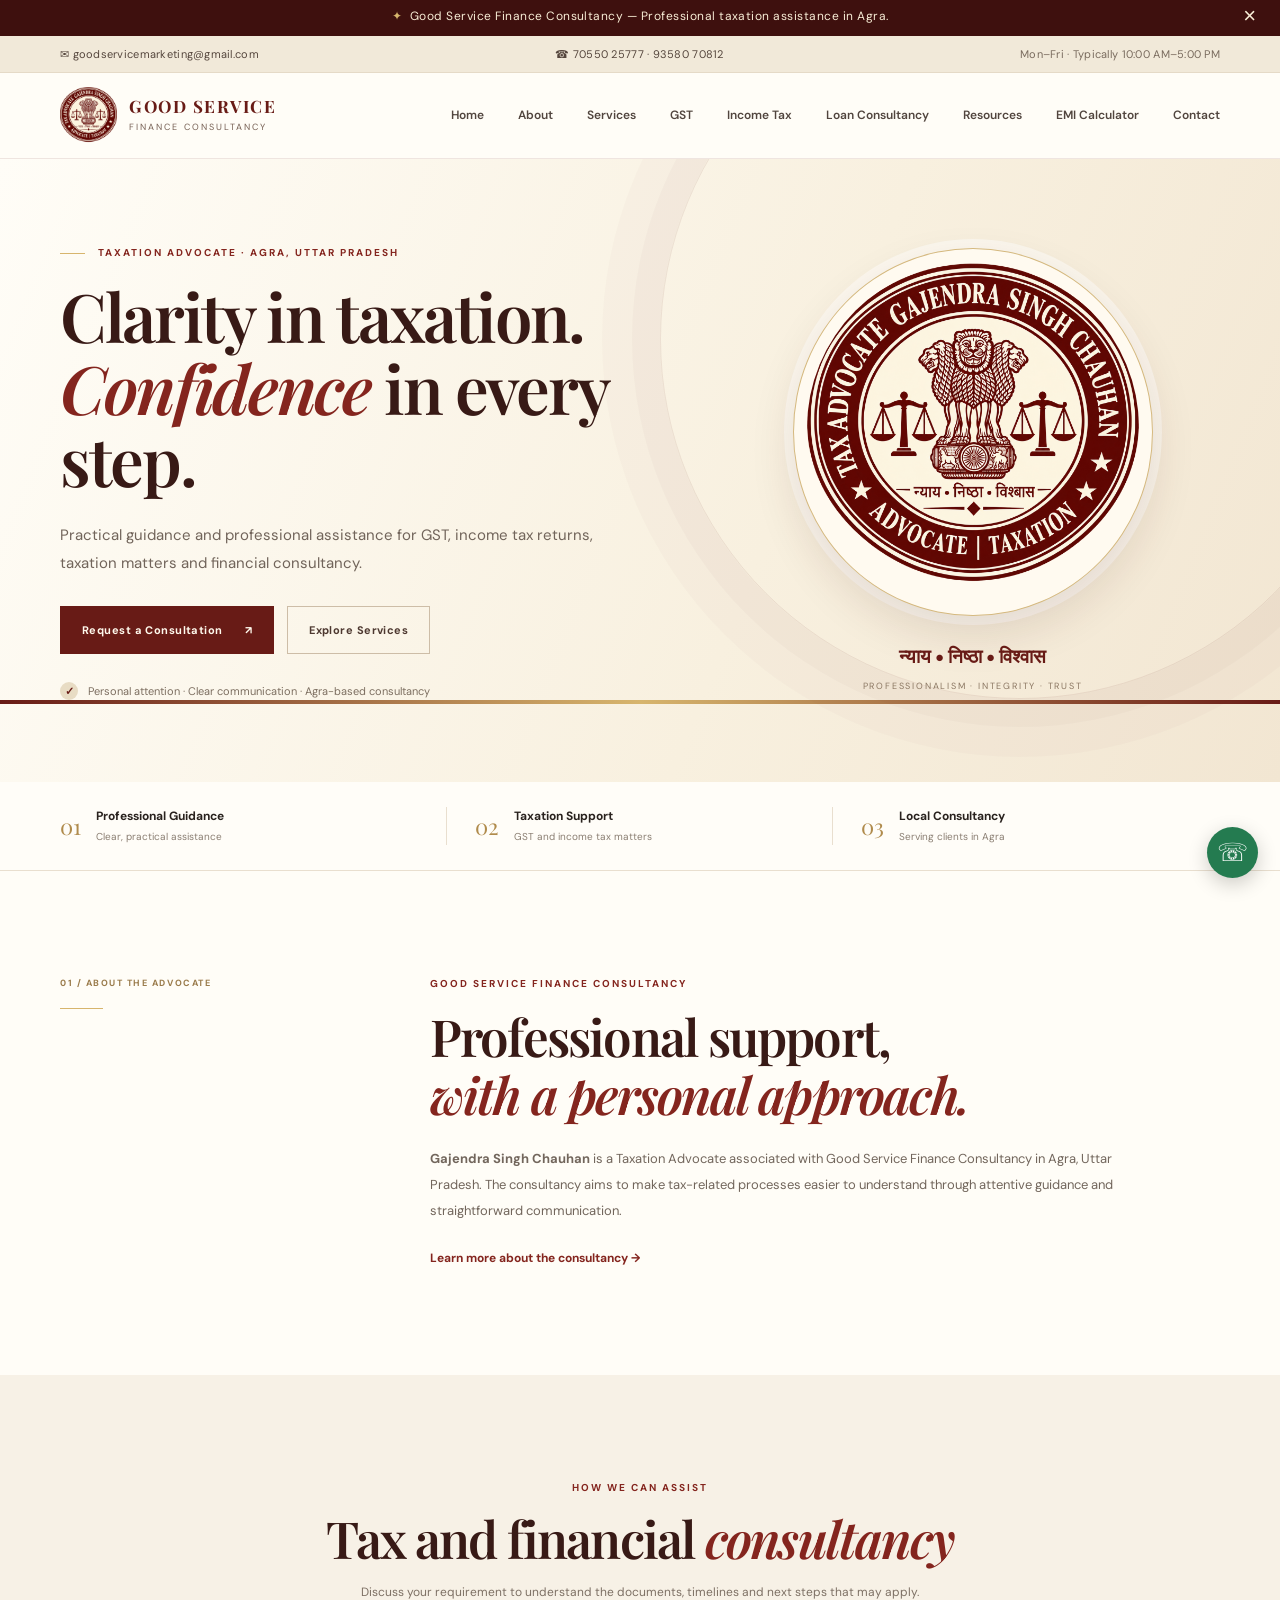
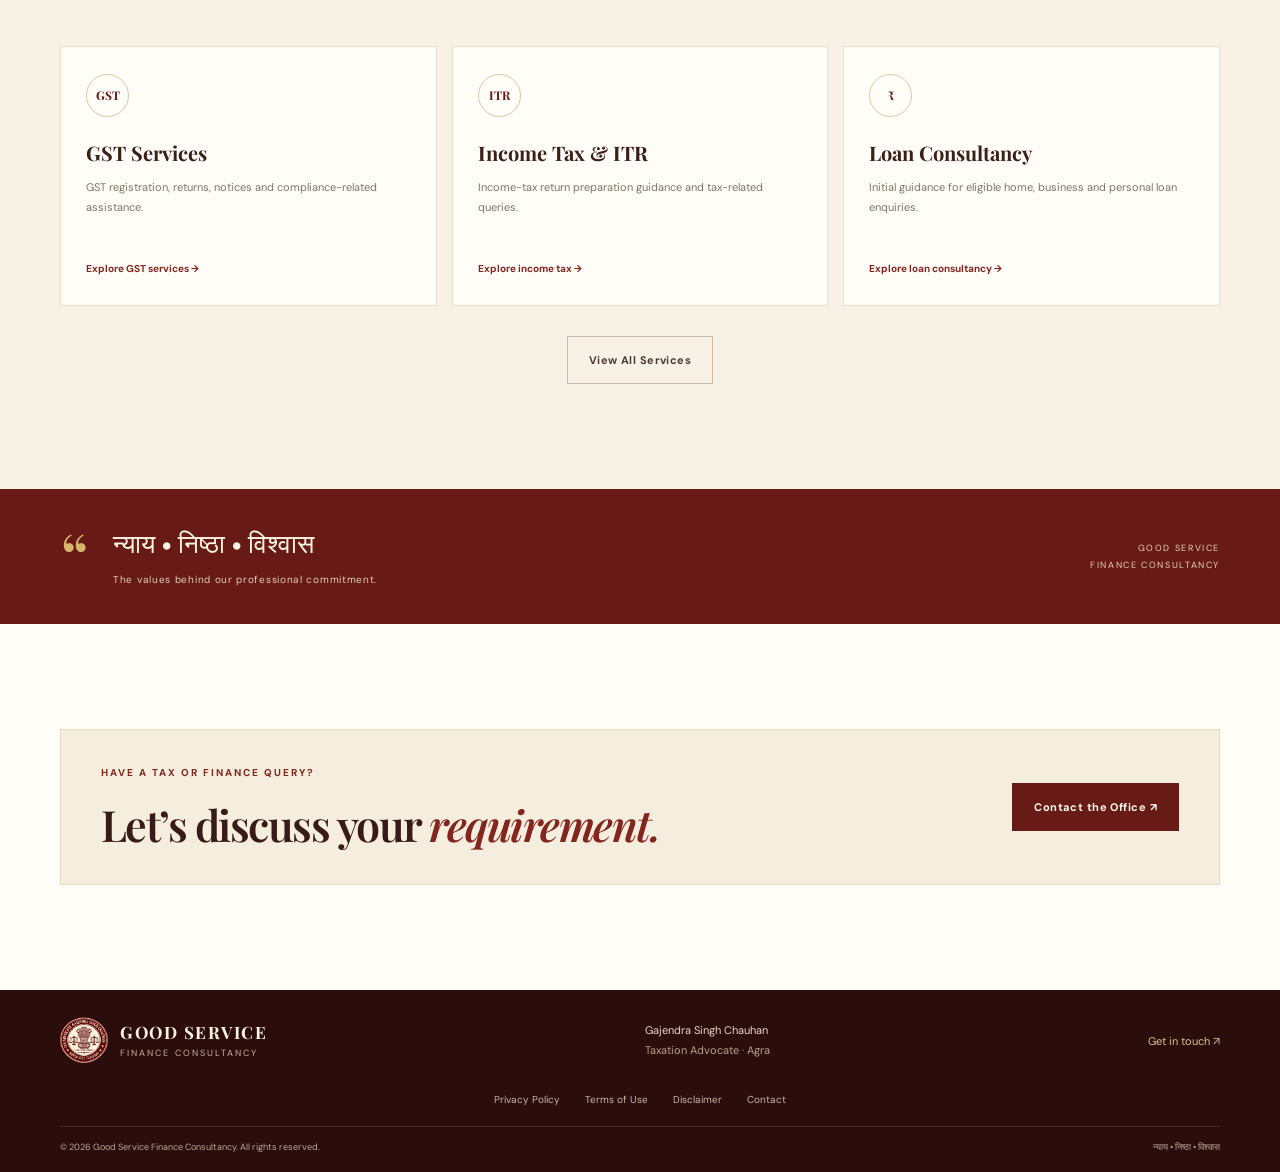
<file: index.html>
<!DOCTYPE html><html lang="en"><head><meta charset="UTF-8"><meta name="viewport" content="width=device-width, initial-scale=1.0">
<meta name="theme-color" content="#681b16"><meta name="description" content="Good Service Finance Consultancy, Agra: GST, income tax return, taxation assistance and financial consultancy."><title>Gajendra Singh Chauhan | Taxation Advocate — Agra</title>
<link rel="icon" type="image/png" href="assets/logo.png"><link rel="preconnect" href="https://fonts.googleapis.com"><link rel="preconnect" href="https://fonts.gstatic.com" crossorigin>
<link href="https://fonts.googleapis.com/css2?family=DM+Sans:wght@400;500;600;700&family=Playfair+Display:wght@600;700;800&display=swap" rel="stylesheet"><link rel="stylesheet" href="style.css"></head><body>

<div class="announcement" id="announcement"><span class="announcement-mark">✦</span><span id="announcementText">Good Service Finance Consultancy — Professional taxation assistance in Agra.</span><button class="announcement-close" id="closeAnnouncement" aria-label="Dismiss announcement">×</button></div>
<div class="contact-strip"><div class="container strip-inner">
<span>✉ <a href="mailto:goodservicemarketing@gmail.com">goodservicemarketing@gmail.com</a></span>
<span>☎ <a href="tel:+917055025777">70550 25777</a> · <a href="tel:+919358070812">93580 70812</a></span>
<span class="hours">Mon–Fri · Typically 10:00 AM–5:00 PM</span></div></div>
<header class="site-header"><div class="container nav-wrap">
<a class="brand" href="index.html"><img src="assets/logo.png" alt="Gajendra Singh Chauhan Taxation Advocate logo"><span><strong>GOOD SERVICE</strong><small>FINANCE CONSULTANCY</small></span></a>
<button class="menu-toggle" id="menuToggle" aria-label="Open navigation" aria-expanded="false">☰</button>
<nav id="mainNav" aria-label="Main navigation"><a href="index.html" class="active">Home</a><a href="about.html" class="">About</a><a href="services.html" class="">Services</a><a href="gst-services.html" class="">GST</a><a href="income-tax.html" class="">Income Tax</a><a href="loan-consultancy.html" class="">Loan Consultancy</a><a href="resources.html" class="">Resources</a><a href="emi-calculator.html" class="">EMI Calculator</a><a href="contact.html" class="">Contact</a></nav></div></header><main>
<section class="hero" id="home"><div class="hero-pattern"></div><div class="container hero-grid">
<div class="hero-copy"><p class="eyebrow"><span></span> TAXATION ADVOCATE · AGRA, UTTAR PRADESH</p>
<h1>Clarity in taxation.<br><em>Confidence</em> in every step.</h1>
<p class="hero-lead">Practical guidance and professional assistance for GST, income tax returns, taxation matters and financial consultancy.</p>
<div class="hero-actions"><a class="btn btn-gold" href="contact.html">Request a Consultation <span>↗</span></a><a class="btn btn-outline" href="services.html">Explore Services</a></div>
<div class="hero-note"><span class="check">✓</span> Personal attention · Clear communication · Agra-based consultancy</div></div>
<div class="hero-seal"><div class="seal-frame"><img src="assets/logo.png" alt="Taxation Advocate Gajendra Singh Chauhan seal logo"></div><div class="seal-caption"><strong>न्याय • निष्ठा • विश्वास</strong><span>Professionalism · Integrity · Trust</span></div></div></div><div class="hero-bottom-line"></div></section>
<section class="trust-row"><div class="container trust-grid"><div><span class="trust-icon">01</span><p><strong>Professional Guidance</strong><small>Clear, practical assistance</small></p></div><div><span class="trust-icon">02</span><p><strong>Taxation Support</strong><small>GST and income tax matters</small></p></div><div><span class="trust-icon">03</span><p><strong>Local Consultancy</strong><small>Serving clients in Agra</small></p></div></div></section>
<section class="section"><div class="container about-grid"><div class="section-label"><span>01 / ABOUT THE ADVOCATE</span><div class="mini-rule"></div></div><div class="about-content"><p class="eyebrow">GOOD SERVICE FINANCE CONSULTANCY</p><h2>Professional support,<br><em>with a personal approach.</em></h2><p class="body-copy"><strong>Gajendra Singh Chauhan</strong> is a Taxation Advocate associated with Good Service Finance Consultancy in Agra, Uttar Pradesh. The consultancy aims to make tax-related processes easier to understand through attentive guidance and straightforward communication.</p><a class="text-link" href="about.html">Learn more about the consultancy →</a></div></div></section>
<section class="section services-section"><div class="container"><div class="section-heading centered"><p class="eyebrow">HOW WE CAN ASSIST</p><h2>Tax and financial <em>consultancy</em></h2><p class="section-intro">Discuss your requirement to understand the documents, timelines and next steps that may apply.</p></div>
<div class="service-grid">
<article class="service-card"><div class="service-icon">GST</div><h3>GST Services</h3><p>GST registration, returns, notices and compliance-related assistance.</p><a href="gst-services.html">Explore GST services →</a></article>
<article class="service-card"><div class="service-icon">ITR</div><h3>Income Tax & ITR</h3><p>Income-tax return preparation guidance and tax-related queries.</p><a href="income-tax.html">Explore income tax →</a></article>
<article class="service-card"><div class="service-icon">₹</div><h3>Loan Consultancy</h3><p>Initial guidance for eligible home, business and personal loan enquiries.</p><a href="loan-consultancy.html">Explore loan consultancy →</a></article></div>
<div class="center-action"><a class="btn btn-outline" href="services.html">View All Services</a></div></div></section>
<section class="quote-band"><div class="container quote-inner"><span class="quote-mark">“</span><div><p>न्याय • निष्ठा • विश्वास</p><small>The values behind our professional commitment.</small></div><span class="quote-side">GOOD SERVICE<br>FINANCE CONSULTANCY</span></div></section>
<section class="section"><div class="container cta-panel"><div><p class="eyebrow">HAVE A TAX OR FINANCE QUERY?</p><h2>Let’s discuss your <em>requirement.</em></h2></div><a class="btn btn-gold" href="contact.html">Contact the Office ↗</a></div></section></main>
<footer><div class="container footer-main">
<a class="brand footer-brand" href="index.html"><img src="assets/logo.png" alt=""><span><strong>GOOD SERVICE</strong><small>FINANCE CONSULTANCY</small></span></a>
<p>Gajendra Singh Chauhan<br><span>Taxation Advocate · Agra</span></p>
<a href="mailto:goodservicemarketing@gmail.com">Get in touch ↗</a></div>
<div class="container footer-links"><a href="privacy-policy.html">Privacy Policy</a><a href="terms.html">Terms of Use</a><a href="disclaimer.html">Disclaimer</a><a href="contact.html">Contact</a></div>
<div class="container footer-bottom"><span>© <span id="year"></span> Good Service Finance Consultancy. All rights reserved.</span><span>न्याय • निष्ठा • विश्वास</span></div></footer>
<a class="whatsapp-float" href="https://wa.me/917055025777?text=Hello%2C%20I%20would%20like%20to%20enquire." target="_blank" rel="noopener" aria-label="Chat on WhatsApp">☏</a><script src="script.js"></script></body></html>
</file>
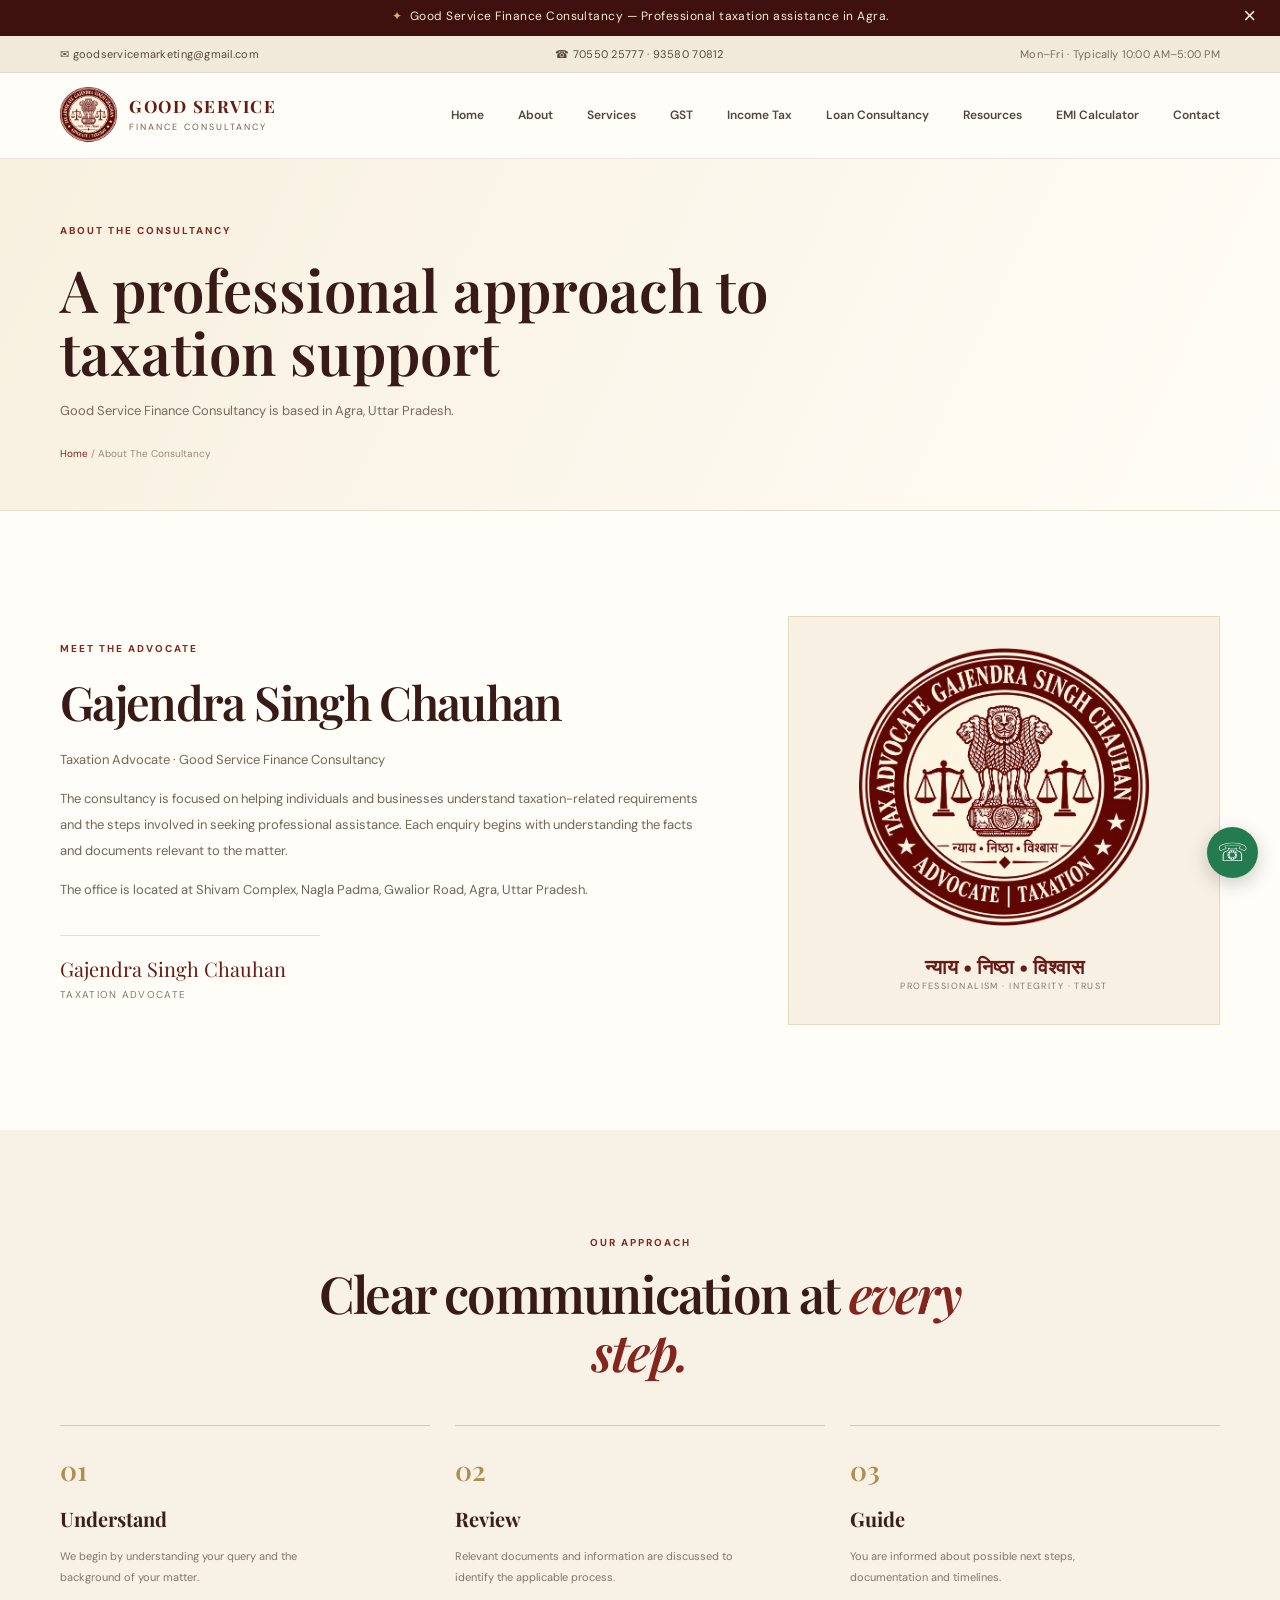
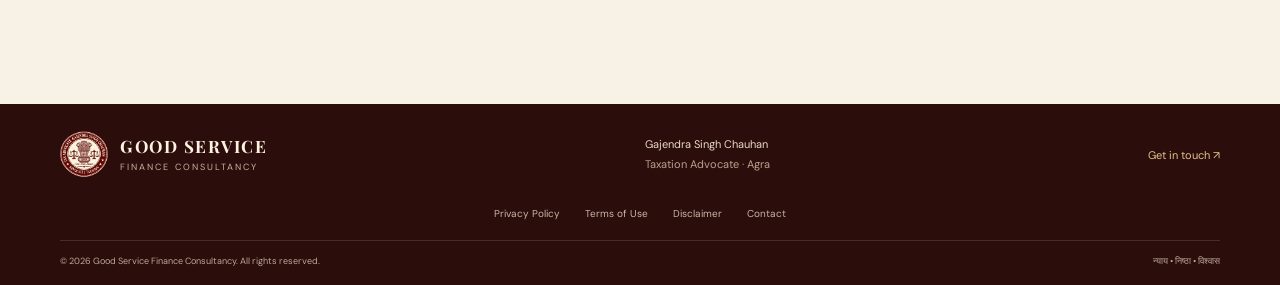
<file: about.html>
<!DOCTYPE html><html lang="en"><head><meta charset="UTF-8"><meta name="viewport" content="width=device-width, initial-scale=1.0">
<meta name="theme-color" content="#681b16"><meta name="description" content="Learn about Gajendra Singh Chauhan and Good Service Finance Consultancy in Agra."><title>About | Gajendra Singh Chauhan — Taxation Advocate</title>
<link rel="icon" type="image/png" href="assets/logo.png"><link rel="preconnect" href="https://fonts.googleapis.com"><link rel="preconnect" href="https://fonts.gstatic.com" crossorigin>
<link href="https://fonts.googleapis.com/css2?family=DM+Sans:wght@400;500;600;700&family=Playfair+Display:wght@600;700;800&display=swap" rel="stylesheet"><link rel="stylesheet" href="style.css"></head><body>

<div class="announcement" id="announcement"><span class="announcement-mark">✦</span><span id="announcementText">Good Service Finance Consultancy — Professional taxation assistance in Agra.</span><button class="announcement-close" id="closeAnnouncement" aria-label="Dismiss announcement">×</button></div>
<div class="contact-strip"><div class="container strip-inner">
<span>✉ <a href="mailto:goodservicemarketing@gmail.com">goodservicemarketing@gmail.com</a></span>
<span>☎ <a href="tel:+917055025777">70550 25777</a> · <a href="tel:+919358070812">93580 70812</a></span>
<span class="hours">Mon–Fri · Typically 10:00 AM–5:00 PM</span></div></div>
<header class="site-header"><div class="container nav-wrap">
<a class="brand" href="index.html"><img src="assets/logo.png" alt="Gajendra Singh Chauhan Taxation Advocate logo"><span><strong>GOOD SERVICE</strong><small>FINANCE CONSULTANCY</small></span></a>
<button class="menu-toggle" id="menuToggle" aria-label="Open navigation" aria-expanded="false">☰</button>
<nav id="mainNav" aria-label="Main navigation"><a href="index.html" class="">Home</a><a href="about.html" class="active">About</a><a href="services.html" class="">Services</a><a href="gst-services.html" class="">GST</a><a href="income-tax.html" class="">Income Tax</a><a href="loan-consultancy.html" class="">Loan Consultancy</a><a href="resources.html" class="">Resources</a><a href="emi-calculator.html" class="">EMI Calculator</a><a href="contact.html" class="">Contact</a></nav></div></header><main><section class="page-hero"><div class="container"><p class="eyebrow">ABOUT THE CONSULTANCY</p><h1>A professional approach to taxation support</h1><p>Good Service Finance Consultancy is based in Agra, Uttar Pradesh.</p><div class="breadcrumbs"><a href="index.html">Home</a> / About The Consultancy</div></div></section>
<section class="section"><div class="container split-content"><div><p class="eyebrow">MEET THE ADVOCATE</p><h2>Gajendra Singh Chauhan</h2><p class="body-copy">Taxation Advocate · Good Service Finance Consultancy</p><p class="body-copy">The consultancy is focused on helping individuals and businesses understand taxation-related requirements and the steps involved in seeking professional assistance. Each enquiry begins with understanding the facts and documents relevant to the matter.</p><p class="body-copy">The office is located at Shivam Complex, Nagla Padma, Gwalior Road, Agra, Uttar Pradesh.</p><div class="signature">Gajendra Singh Chauhan<small>Taxation Advocate</small></div></div><div class="about-logo-card"><img src="assets/logo.png" alt="Official advocate seal"><strong>न्याय • निष्ठा • विश्वास</strong><span>Professionalism · Integrity · Trust</span></div></div></section>
<section class="section services-section"><div class="container"><div class="section-heading centered"><p class="eyebrow">OUR APPROACH</p><h2>Clear communication at <em>every step.</em></h2></div><div class="process-grid"><div class="process-step"><b>01</b><h3>Understand</h3><p>We begin by understanding your query and the background of your matter.</p></div><div class="process-step"><b>02</b><h3>Review</h3><p>Relevant documents and information are discussed to identify the applicable process.</p></div><div class="process-step"><b>03</b><h3>Guide</h3><p>You are informed about possible next steps, documentation and timelines.</p></div></div></div></section></main>
<footer><div class="container footer-main">
<a class="brand footer-brand" href="index.html"><img src="assets/logo.png" alt=""><span><strong>GOOD SERVICE</strong><small>FINANCE CONSULTANCY</small></span></a>
<p>Gajendra Singh Chauhan<br><span>Taxation Advocate · Agra</span></p>
<a href="mailto:goodservicemarketing@gmail.com">Get in touch ↗</a></div>
<div class="container footer-links"><a href="privacy-policy.html">Privacy Policy</a><a href="terms.html">Terms of Use</a><a href="disclaimer.html">Disclaimer</a><a href="contact.html">Contact</a></div>
<div class="container footer-bottom"><span>© <span id="year"></span> Good Service Finance Consultancy. All rights reserved.</span><span>न्याय • निष्ठा • विश्वास</span></div></footer>
<a class="whatsapp-float" href="https://wa.me/917055025777?text=Hello%2C%20I%20would%20like%20to%20enquire." target="_blank" rel="noopener" aria-label="Chat on WhatsApp">☏</a><script src="script.js"></script></body></html>
</file>
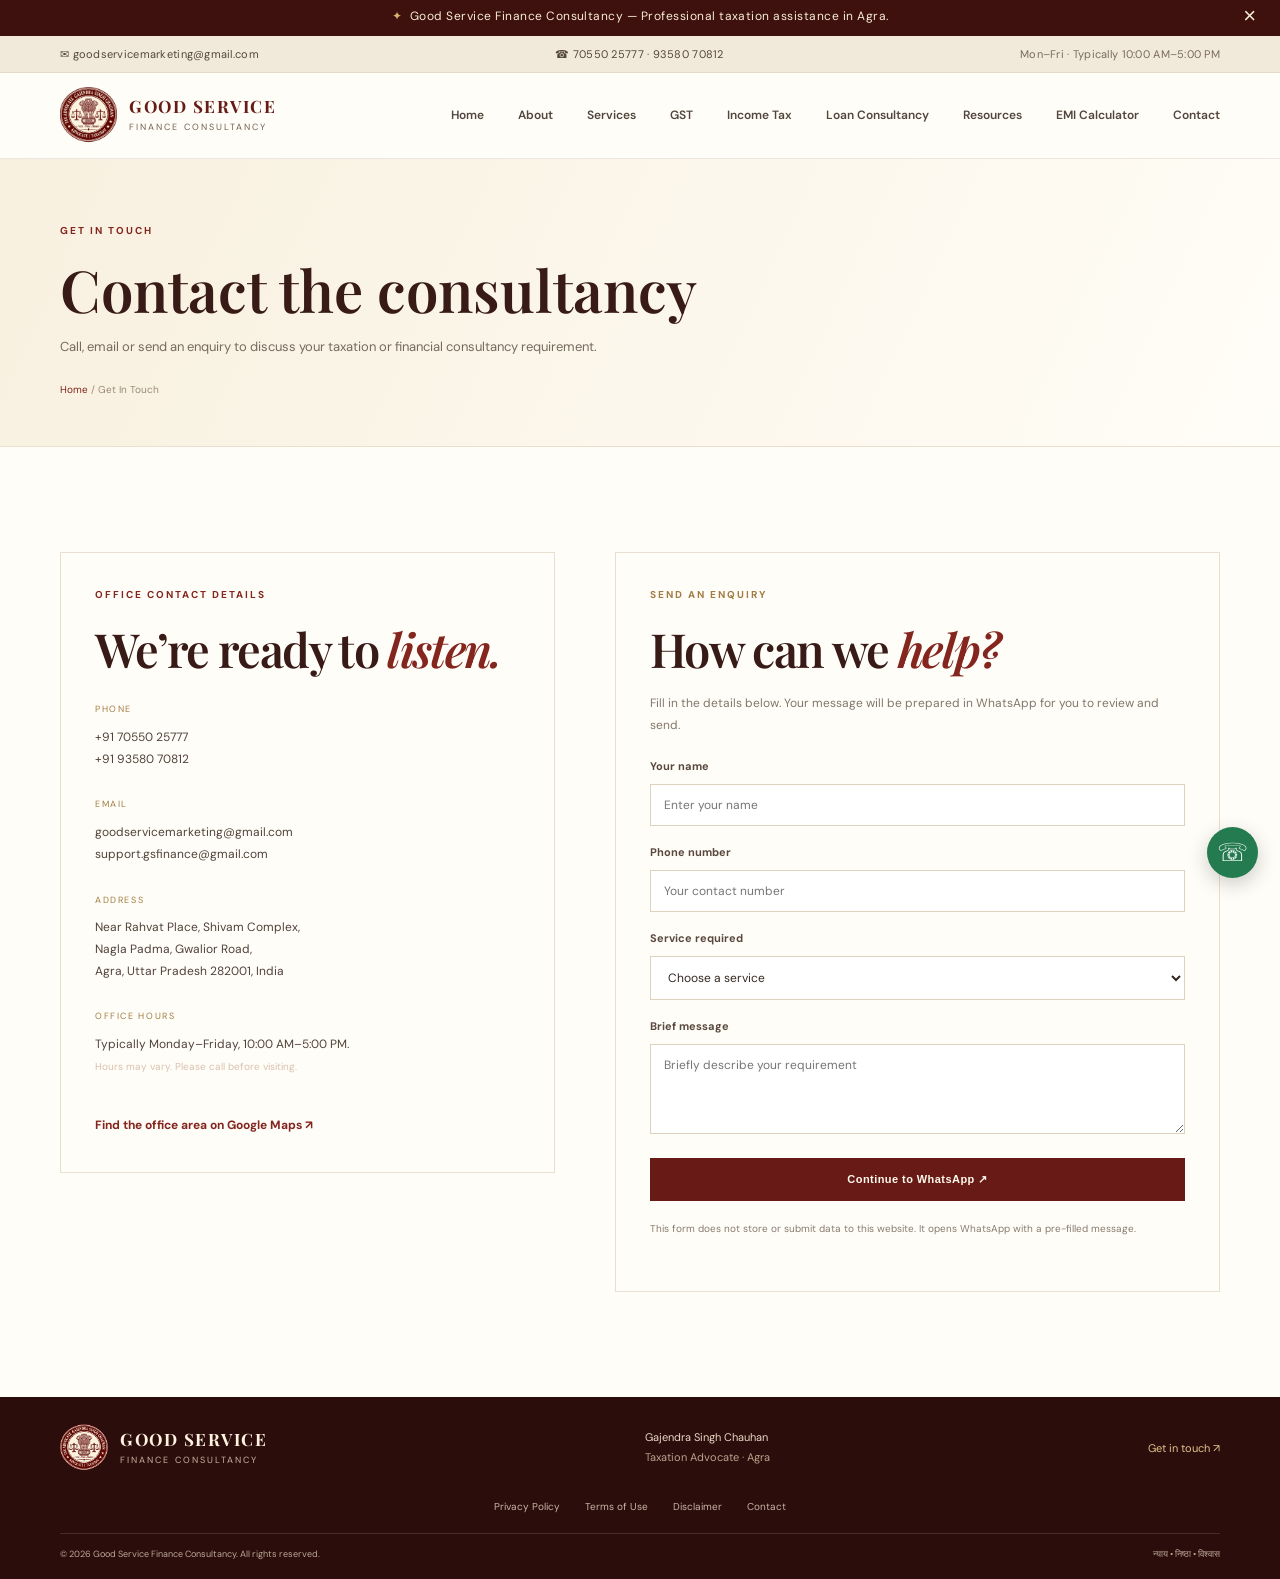
<file: contact.html>
<!DOCTYPE html><html lang="en"><head><meta charset="UTF-8"><meta name="viewport" content="width=device-width, initial-scale=1.0">
<meta name="theme-color" content="#681b16"><meta name="description" content="Contact Gajendra Singh Chauhan, Taxation Advocate, at Good Service Finance Consultancy in Agra."><title>Contact | Good Service Finance Consultancy — Agra</title>
<link rel="icon" type="image/png" href="assets/logo.png"><link rel="preconnect" href="https://fonts.googleapis.com"><link rel="preconnect" href="https://fonts.gstatic.com" crossorigin>
<link href="https://fonts.googleapis.com/css2?family=DM+Sans:wght@400;500;600;700&family=Playfair+Display:wght@600;700;800&display=swap" rel="stylesheet"><link rel="stylesheet" href="style.css"><meta name="robots" content="index,follow"></head><body>

<div class="announcement" id="announcement"><span class="announcement-mark">✦</span><span id="announcementText">Good Service Finance Consultancy — Professional taxation assistance in Agra.</span><button class="announcement-close" id="closeAnnouncement" aria-label="Dismiss announcement">×</button></div>
<div class="contact-strip"><div class="container strip-inner">
<span>✉ <a href="mailto:goodservicemarketing@gmail.com">goodservicemarketing@gmail.com</a></span>
<span>☎ <a href="tel:+917055025777">70550 25777</a> · <a href="tel:+919358070812">93580 70812</a></span>
<span class="hours">Mon–Fri · Typically 10:00 AM–5:00 PM</span></div></div>
<header class="site-header"><div class="container nav-wrap">
<a class="brand" href="index.html"><img src="assets/logo.png" alt="Gajendra Singh Chauhan Taxation Advocate logo"><span><strong>GOOD SERVICE</strong><small>FINANCE CONSULTANCY</small></span></a>
<button class="menu-toggle" id="menuToggle" aria-label="Open navigation" aria-expanded="false">☰</button>
<nav id="mainNav" aria-label="Main navigation"><a href="index.html" class="">Home</a><a href="about.html" class="">About</a><a href="services.html" class="">Services</a><a href="gst-services.html" class="">GST</a><a href="income-tax.html" class="">Income Tax</a><a href="loan-consultancy.html" class="">Loan Consultancy</a><a href="resources.html" class="">Resources</a><a href="emi-calculator.html" class="">EMI Calculator</a><a href="contact.html" class="active">Contact</a></nav></div></header><main><section class="page-hero"><div class="container"><p class="eyebrow">GET IN TOUCH</p><h1>Contact the consultancy</h1><p>Call, email or send an enquiry to discuss your taxation or financial consultancy requirement.</p><div class="breadcrumbs"><a href="index.html">Home</a> / Get In Touch</div></div></section>
<section class="section"><div class="container contact-page-grid"><div class="contact-card"><p class="eyebrow">OFFICE CONTACT DETAILS</p><h2>We’re ready to <em>listen.</em></h2><div class="detail-item"><span>PHONE</span><a href="tel:+917055025777">+91 70550 25777</a><a href="tel:+919358070812">+91 93580 70812</a></div><div class="detail-item"><span>EMAIL</span><a href="mailto:goodservicemarketing@gmail.com">goodservicemarketing@gmail.com</a><a href="mailto:support.gsfinance@gmail.com">support.gsfinance@gmail.com</a></div><div class="detail-item"><span>ADDRESS</span><p>Near Rahvat Place, Shivam Complex,<br>Nagla Padma, Gwalior Road,<br>Agra, Uttar Pradesh 282001, India</p></div><div class="detail-item"><span>OFFICE HOURS</span><p>Typically Monday–Friday, 10:00 AM–5:00 PM.<br><small>Hours may vary. Please call before visiting.</small></p></div><a class="text-link" target="_blank" rel="noopener" href="https://www.google.com/maps/search/?api=1&query=Shivam+Complex+Nagla+Padma+Gwalior+Road+Agra+Uttar+Pradesh+282001">Find the office area on Google Maps ↗</a></div>
<div class="form-card"><p class="eyebrow">SEND AN ENQUIRY</p><h2>How can we <em>help?</em></h2><p class="form-intro">Fill in the details below. Your message will be prepared in WhatsApp for you to review and send.</p>
<form id="enquiryForm"><label for="name">Your name</label><input id="name" name="name" autocomplete="name" required maxlength="80" placeholder="Enter your name"><label for="phone">Phone number</label><input id="phone" name="phone" type="tel" autocomplete="tel" required maxlength="20" placeholder="Your contact number"><label for="service">Service required</label><select id="service" name="service" required><option value="">Choose a service</option><option>GST Services</option><option>Income Tax / ITR</option><option>Taxation Matter / Notice</option><option>Loan Consultancy</option><option>Financial Consultancy</option><option>Other Enquiry</option></select><label for="message">Brief message</label><textarea id="message" name="message" rows="4" required maxlength="1000" placeholder="Briefly describe your requirement"></textarea><button class="btn btn-gold" type="submit">Continue to WhatsApp ↗</button><p class="form-note">This form does not store or submit data to this website. It opens WhatsApp with a pre-filled message.</p></form><p id="formStatus" class="form-status" aria-live="polite"></p></div></div></section></main>
<footer><div class="container footer-main">
<a class="brand footer-brand" href="index.html"><img src="assets/logo.png" alt=""><span><strong>GOOD SERVICE</strong><small>FINANCE CONSULTANCY</small></span></a>
<p>Gajendra Singh Chauhan<br><span>Taxation Advocate · Agra</span></p>
<a href="mailto:goodservicemarketing@gmail.com">Get in touch ↗</a></div>
<div class="container footer-links"><a href="privacy-policy.html">Privacy Policy</a><a href="terms.html">Terms of Use</a><a href="disclaimer.html">Disclaimer</a><a href="contact.html">Contact</a></div>
<div class="container footer-bottom"><span>© <span id="year"></span> Good Service Finance Consultancy. All rights reserved.</span><span>न्याय • निष्ठा • विश्वास</span></div></footer>
<a class="whatsapp-float" href="https://wa.me/917055025777?text=Hello%2C%20I%20would%20like%20to%20enquire." target="_blank" rel="noopener" aria-label="Chat on WhatsApp">☏</a><script src="script.js"></script></body></html>
</file>
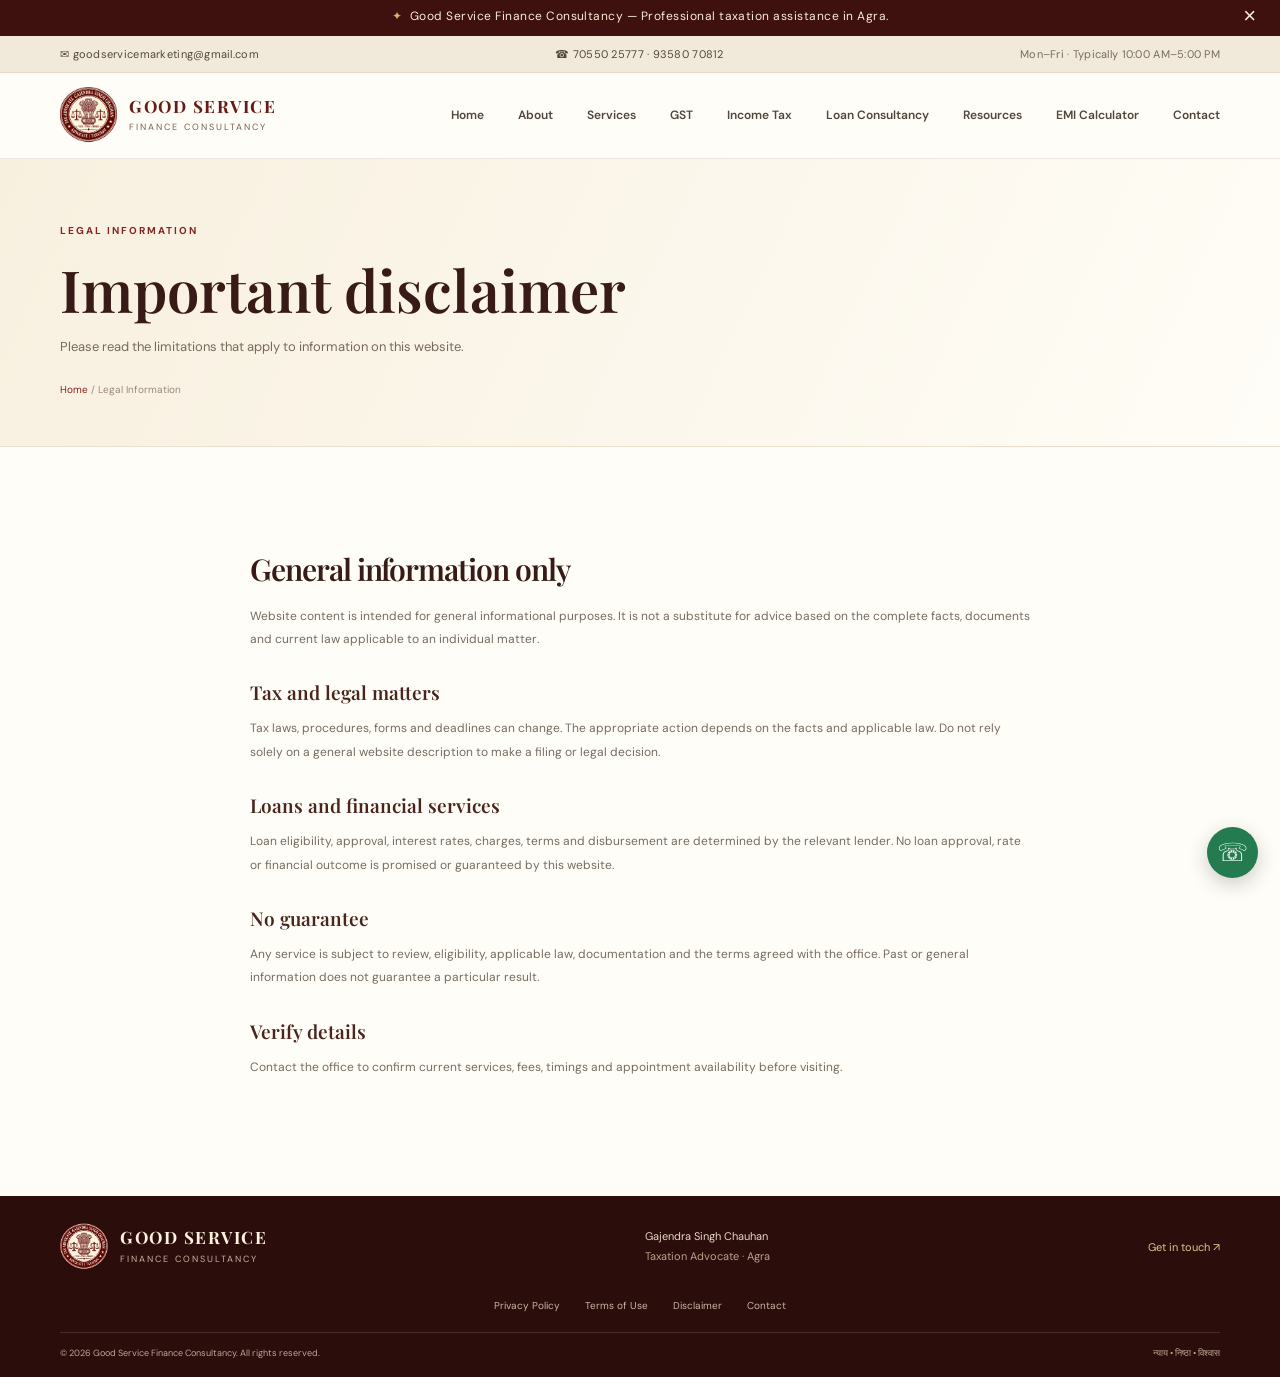
<file: disclaimer.html>
<!DOCTYPE html><html lang="en"><head><meta charset="UTF-8"><meta name="viewport" content="width=device-width, initial-scale=1.0">
<meta name="theme-color" content="#681b16"><meta name="description" content="Important legal and service disclaimer for Good Service Finance Consultancy."><title>Disclaimer | Good Service Finance Consultancy</title>
<link rel="icon" type="image/png" href="assets/logo.png"><link rel="preconnect" href="https://fonts.googleapis.com"><link rel="preconnect" href="https://fonts.gstatic.com" crossorigin>
<link href="https://fonts.googleapis.com/css2?family=DM+Sans:wght@400;500;600;700&family=Playfair+Display:wght@600;700;800&display=swap" rel="stylesheet"><link rel="stylesheet" href="style.css"></head><body>

<div class="announcement" id="announcement"><span class="announcement-mark">✦</span><span id="announcementText">Good Service Finance Consultancy — Professional taxation assistance in Agra.</span><button class="announcement-close" id="closeAnnouncement" aria-label="Dismiss announcement">×</button></div>
<div class="contact-strip"><div class="container strip-inner">
<span>✉ <a href="mailto:goodservicemarketing@gmail.com">goodservicemarketing@gmail.com</a></span>
<span>☎ <a href="tel:+917055025777">70550 25777</a> · <a href="tel:+919358070812">93580 70812</a></span>
<span class="hours">Mon–Fri · Typically 10:00 AM–5:00 PM</span></div></div>
<header class="site-header"><div class="container nav-wrap">
<a class="brand" href="index.html"><img src="assets/logo.png" alt="Gajendra Singh Chauhan Taxation Advocate logo"><span><strong>GOOD SERVICE</strong><small>FINANCE CONSULTANCY</small></span></a>
<button class="menu-toggle" id="menuToggle" aria-label="Open navigation" aria-expanded="false">☰</button>
<nav id="mainNav" aria-label="Main navigation"><a href="index.html" class="">Home</a><a href="about.html" class="">About</a><a href="services.html" class="">Services</a><a href="gst-services.html" class="">GST</a><a href="income-tax.html" class="">Income Tax</a><a href="loan-consultancy.html" class="">Loan Consultancy</a><a href="resources.html" class="">Resources</a><a href="emi-calculator.html" class="">EMI Calculator</a><a href="contact.html" class="">Contact</a></nav></div></header><main><section class="page-hero"><div class="container"><p class="eyebrow">LEGAL INFORMATION</p><h1>Important disclaimer</h1><p>Please read the limitations that apply to information on this website.</p><div class="breadcrumbs"><a href="index.html">Home</a> / Legal Information</div></div></section>
<section class="section"><div class="container narrow-content legal-copy"><h2>General information only</h2><p>Website content is intended for general informational purposes. It is not a substitute for advice based on the complete facts, documents and current law applicable to an individual matter.</p><h3>Tax and legal matters</h3><p>Tax laws, procedures, forms and deadlines can change. The appropriate action depends on the facts and applicable law. Do not rely solely on a general website description to make a filing or legal decision.</p><h3>Loans and financial services</h3><p>Loan eligibility, approval, interest rates, charges, terms and disbursement are determined by the relevant lender. No loan approval, rate or financial outcome is promised or guaranteed by this website.</p><h3>No guarantee</h3><p>Any service is subject to review, eligibility, applicable law, documentation and the terms agreed with the office. Past or general information does not guarantee a particular result.</p><h3>Verify details</h3><p>Contact the office to confirm current services, fees, timings and appointment availability before visiting.</p></div></section></main>
<footer><div class="container footer-main">
<a class="brand footer-brand" href="index.html"><img src="assets/logo.png" alt=""><span><strong>GOOD SERVICE</strong><small>FINANCE CONSULTANCY</small></span></a>
<p>Gajendra Singh Chauhan<br><span>Taxation Advocate · Agra</span></p>
<a href="mailto:goodservicemarketing@gmail.com">Get in touch ↗</a></div>
<div class="container footer-links"><a href="privacy-policy.html">Privacy Policy</a><a href="terms.html">Terms of Use</a><a href="disclaimer.html">Disclaimer</a><a href="contact.html">Contact</a></div>
<div class="container footer-bottom"><span>© <span id="year"></span> Good Service Finance Consultancy. All rights reserved.</span><span>न्याय • निष्ठा • विश्वास</span></div></footer>
<a class="whatsapp-float" href="https://wa.me/917055025777?text=Hello%2C%20I%20would%20like%20to%20enquire." target="_blank" rel="noopener" aria-label="Chat on WhatsApp">☏</a><script src="script.js"></script></body></html>
</file>
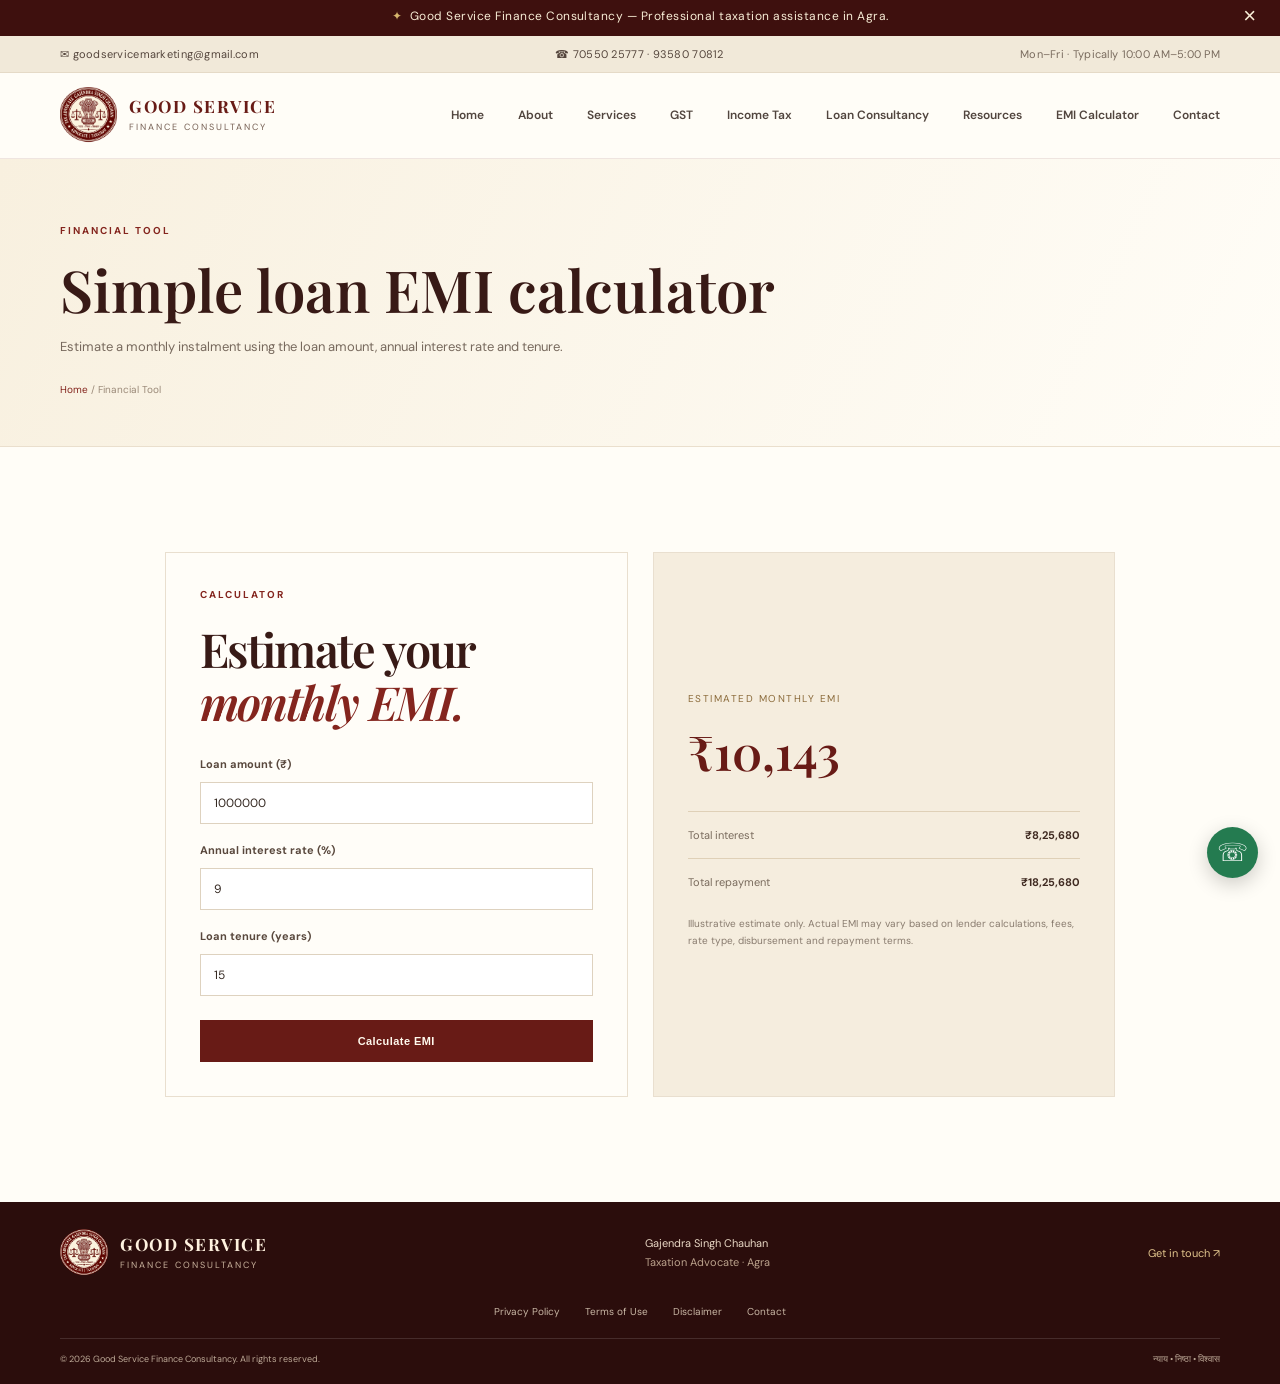
<file: emi-calculator.html>
<!DOCTYPE html><html lang="en"><head><meta charset="UTF-8"><meta name="viewport" content="width=device-width, initial-scale=1.0">
<meta name="theme-color" content="#681b16"><meta name="description" content="Estimate monthly loan instalments using the Good Service Finance Consultancy EMI calculator."><title>EMI Calculator | Good Service Finance Consultancy</title>
<link rel="icon" type="image/png" href="assets/logo.png"><link rel="preconnect" href="https://fonts.googleapis.com"><link rel="preconnect" href="https://fonts.gstatic.com" crossorigin>
<link href="https://fonts.googleapis.com/css2?family=DM+Sans:wght@400;500;600;700&family=Playfair+Display:wght@600;700;800&display=swap" rel="stylesheet"><link rel="stylesheet" href="style.css"></head><body>

<div class="announcement" id="announcement"><span class="announcement-mark">✦</span><span id="announcementText">Good Service Finance Consultancy — Professional taxation assistance in Agra.</span><button class="announcement-close" id="closeAnnouncement" aria-label="Dismiss announcement">×</button></div>
<div class="contact-strip"><div class="container strip-inner">
<span>✉ <a href="mailto:goodservicemarketing@gmail.com">goodservicemarketing@gmail.com</a></span>
<span>☎ <a href="tel:+917055025777">70550 25777</a> · <a href="tel:+919358070812">93580 70812</a></span>
<span class="hours">Mon–Fri · Typically 10:00 AM–5:00 PM</span></div></div>
<header class="site-header"><div class="container nav-wrap">
<a class="brand" href="index.html"><img src="assets/logo.png" alt="Gajendra Singh Chauhan Taxation Advocate logo"><span><strong>GOOD SERVICE</strong><small>FINANCE CONSULTANCY</small></span></a>
<button class="menu-toggle" id="menuToggle" aria-label="Open navigation" aria-expanded="false">☰</button>
<nav id="mainNav" aria-label="Main navigation"><a href="index.html" class="">Home</a><a href="about.html" class="">About</a><a href="services.html" class="">Services</a><a href="gst-services.html" class="">GST</a><a href="income-tax.html" class="">Income Tax</a><a href="loan-consultancy.html" class="">Loan Consultancy</a><a href="resources.html" class="">Resources</a><a href="emi-calculator.html" class="active">EMI Calculator</a><a href="contact.html" class="">Contact</a></nav></div></header><main><section class="page-hero"><div class="container"><p class="eyebrow">FINANCIAL TOOL</p><h1>Simple loan EMI calculator</h1><p>Estimate a monthly instalment using the loan amount, annual interest rate and tenure.</p><div class="breadcrumbs"><a href="index.html">Home</a> / Financial Tool</div></div></section>
<section class="section"><div class="container calculator-layout"><div class="calculator-card"><p class="eyebrow">CALCULATOR</p><h2>Estimate your <em>monthly EMI.</em></h2><form id="emiForm"><label for="loanAmount">Loan amount (₹)</label><input type="number" id="loanAmount" min="1000" max="100000000" step="1000" value="1000000" required><label for="interestRate">Annual interest rate (%)</label><input type="number" id="interestRate" min="0" max="50" step="0.1" value="9" required><label for="loanTenure">Loan tenure (years)</label><input type="number" id="loanTenure" min="1" max="40" step="1" value="15" required><button class="btn btn-gold" type="submit">Calculate EMI</button></form></div><div class="emi-result"><span>ESTIMATED MONTHLY EMI</span><strong id="emiValue">₹10,142</strong><div class="result-line"><span>Total interest</span><b id="interestValue">₹8,25,560</b></div><div class="result-line"><span>Total repayment</span><b id="totalValue">₹18,25,560</b></div><p class="form-note">Illustrative estimate only. Actual EMI may vary based on lender calculations, fees, rate type, disbursement and repayment terms.</p></div></div></section></main>
<footer><div class="container footer-main">
<a class="brand footer-brand" href="index.html"><img src="assets/logo.png" alt=""><span><strong>GOOD SERVICE</strong><small>FINANCE CONSULTANCY</small></span></a>
<p>Gajendra Singh Chauhan<br><span>Taxation Advocate · Agra</span></p>
<a href="mailto:goodservicemarketing@gmail.com">Get in touch ↗</a></div>
<div class="container footer-links"><a href="privacy-policy.html">Privacy Policy</a><a href="terms.html">Terms of Use</a><a href="disclaimer.html">Disclaimer</a><a href="contact.html">Contact</a></div>
<div class="container footer-bottom"><span>© <span id="year"></span> Good Service Finance Consultancy. All rights reserved.</span><span>न्याय • निष्ठा • विश्वास</span></div></footer>
<a class="whatsapp-float" href="https://wa.me/917055025777?text=Hello%2C%20I%20would%20like%20to%20enquire." target="_blank" rel="noopener" aria-label="Chat on WhatsApp">☏</a><script src="script.js"></script></body></html>
</file>
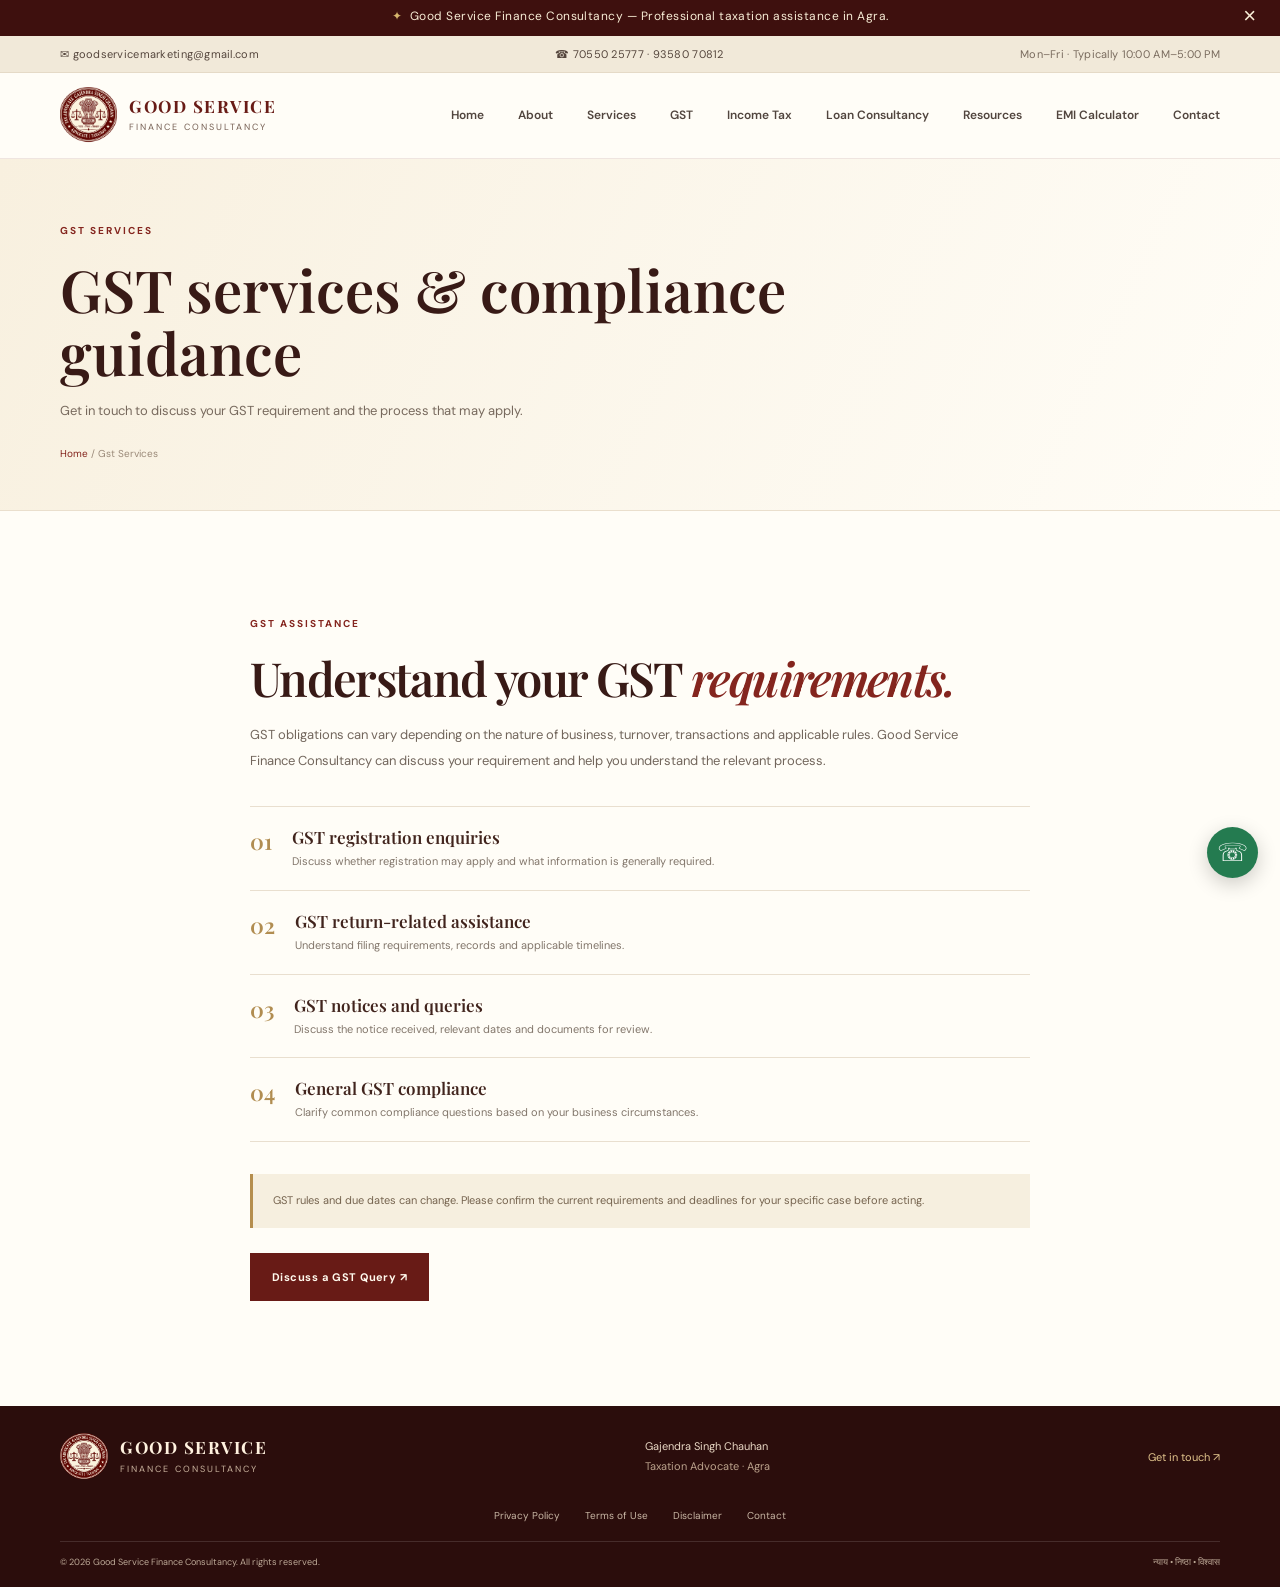
<file: gst-services.html>
<!DOCTYPE html><html lang="en"><head><meta charset="UTF-8"><meta name="viewport" content="width=device-width, initial-scale=1.0">
<meta name="theme-color" content="#681b16"><meta name="description" content="GST-related guidance and assistance in Agra, Uttar Pradesh."><title>GST Services in Agra | Good Service Finance Consultancy</title>
<link rel="icon" type="image/png" href="assets/logo.png"><link rel="preconnect" href="https://fonts.googleapis.com"><link rel="preconnect" href="https://fonts.gstatic.com" crossorigin>
<link href="https://fonts.googleapis.com/css2?family=DM+Sans:wght@400;500;600;700&family=Playfair+Display:wght@600;700;800&display=swap" rel="stylesheet"><link rel="stylesheet" href="style.css"></head><body>

<div class="announcement" id="announcement"><span class="announcement-mark">✦</span><span id="announcementText">Good Service Finance Consultancy — Professional taxation assistance in Agra.</span><button class="announcement-close" id="closeAnnouncement" aria-label="Dismiss announcement">×</button></div>
<div class="contact-strip"><div class="container strip-inner">
<span>✉ <a href="mailto:goodservicemarketing@gmail.com">goodservicemarketing@gmail.com</a></span>
<span>☎ <a href="tel:+917055025777">70550 25777</a> · <a href="tel:+919358070812">93580 70812</a></span>
<span class="hours">Mon–Fri · Typically 10:00 AM–5:00 PM</span></div></div>
<header class="site-header"><div class="container nav-wrap">
<a class="brand" href="index.html"><img src="assets/logo.png" alt="Gajendra Singh Chauhan Taxation Advocate logo"><span><strong>GOOD SERVICE</strong><small>FINANCE CONSULTANCY</small></span></a>
<button class="menu-toggle" id="menuToggle" aria-label="Open navigation" aria-expanded="false">☰</button>
<nav id="mainNav" aria-label="Main navigation"><a href="index.html" class="">Home</a><a href="about.html" class="">About</a><a href="services.html" class="">Services</a><a href="gst-services.html" class="active">GST</a><a href="income-tax.html" class="">Income Tax</a><a href="loan-consultancy.html" class="">Loan Consultancy</a><a href="resources.html" class="">Resources</a><a href="emi-calculator.html" class="">EMI Calculator</a><a href="contact.html" class="">Contact</a></nav></div></header><main><section class="page-hero"><div class="container"><p class="eyebrow">GST SERVICES</p><h1>GST services & compliance guidance</h1><p>Get in touch to discuss your GST requirement and the process that may apply.</p><div class="breadcrumbs"><a href="index.html">Home</a> / Gst Services</div></div></section>
<section class="section"><div class="container narrow-content"><p class="eyebrow">GST ASSISTANCE</p><h2>Understand your GST <em>requirements.</em></h2><p class="body-copy">GST obligations can vary depending on the nature of business, turnover, transactions and applicable rules. Good Service Finance Consultancy can discuss your requirement and help you understand the relevant process.</p><div class="info-list"><div><b>01</b><span><strong>GST registration enquiries</strong><small>Discuss whether registration may apply and what information is generally required.</small></span></div><div><b>02</b><span><strong>GST return-related assistance</strong><small>Understand filing requirements, records and applicable timelines.</small></span></div><div><b>03</b><span><strong>GST notices and queries</strong><small>Discuss the notice received, relevant dates and documents for review.</small></span></div><div><b>04</b><span><strong>General GST compliance</strong><small>Clarify common compliance questions based on your business circumstances.</small></span></div></div><div class="notice-box">GST rules and due dates can change. Please confirm the current requirements and deadlines for your specific case before acting.</div><a class="btn btn-gold" href="contact.html">Discuss a GST Query ↗</a></div></section></main>
<footer><div class="container footer-main">
<a class="brand footer-brand" href="index.html"><img src="assets/logo.png" alt=""><span><strong>GOOD SERVICE</strong><small>FINANCE CONSULTANCY</small></span></a>
<p>Gajendra Singh Chauhan<br><span>Taxation Advocate · Agra</span></p>
<a href="mailto:goodservicemarketing@gmail.com">Get in touch ↗</a></div>
<div class="container footer-links"><a href="privacy-policy.html">Privacy Policy</a><a href="terms.html">Terms of Use</a><a href="disclaimer.html">Disclaimer</a><a href="contact.html">Contact</a></div>
<div class="container footer-bottom"><span>© <span id="year"></span> Good Service Finance Consultancy. All rights reserved.</span><span>न्याय • निष्ठा • विश्वास</span></div></footer>
<a class="whatsapp-float" href="https://wa.me/917055025777?text=Hello%2C%20I%20would%20like%20to%20enquire." target="_blank" rel="noopener" aria-label="Chat on WhatsApp">☏</a><script src="script.js"></script></body></html>
</file>
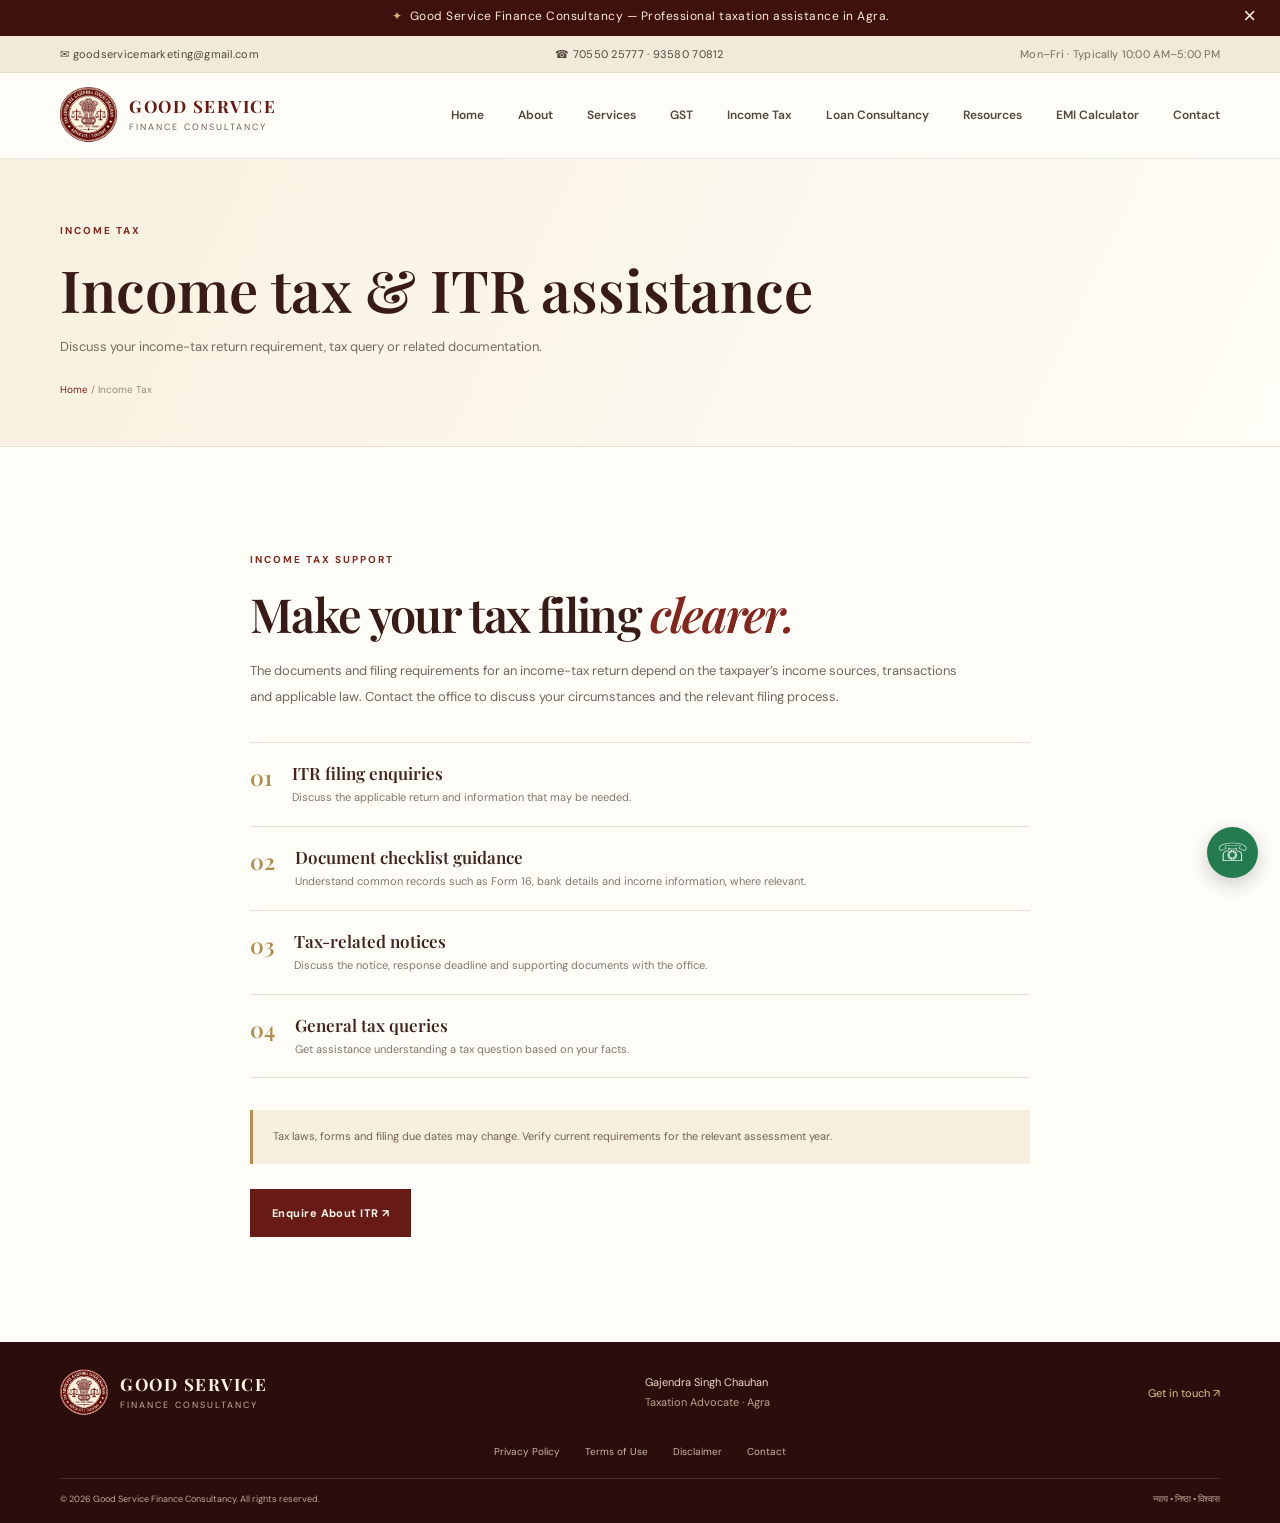
<file: income-tax.html>
<!DOCTYPE html><html lang="en"><head><meta charset="UTF-8"><meta name="viewport" content="width=device-width, initial-scale=1.0">
<meta name="theme-color" content="#681b16"><meta name="description" content="Income tax return guidance and tax-related assistance in Agra."><title>Income Tax & ITR Assistance in Agra | Good Service Finance Consultancy</title>
<link rel="icon" type="image/png" href="assets/logo.png"><link rel="preconnect" href="https://fonts.googleapis.com"><link rel="preconnect" href="https://fonts.gstatic.com" crossorigin>
<link href="https://fonts.googleapis.com/css2?family=DM+Sans:wght@400;500;600;700&family=Playfair+Display:wght@600;700;800&display=swap" rel="stylesheet"><link rel="stylesheet" href="style.css"></head><body>

<div class="announcement" id="announcement"><span class="announcement-mark">✦</span><span id="announcementText">Good Service Finance Consultancy — Professional taxation assistance in Agra.</span><button class="announcement-close" id="closeAnnouncement" aria-label="Dismiss announcement">×</button></div>
<div class="contact-strip"><div class="container strip-inner">
<span>✉ <a href="mailto:goodservicemarketing@gmail.com">goodservicemarketing@gmail.com</a></span>
<span>☎ <a href="tel:+917055025777">70550 25777</a> · <a href="tel:+919358070812">93580 70812</a></span>
<span class="hours">Mon–Fri · Typically 10:00 AM–5:00 PM</span></div></div>
<header class="site-header"><div class="container nav-wrap">
<a class="brand" href="index.html"><img src="assets/logo.png" alt="Gajendra Singh Chauhan Taxation Advocate logo"><span><strong>GOOD SERVICE</strong><small>FINANCE CONSULTANCY</small></span></a>
<button class="menu-toggle" id="menuToggle" aria-label="Open navigation" aria-expanded="false">☰</button>
<nav id="mainNav" aria-label="Main navigation"><a href="index.html" class="">Home</a><a href="about.html" class="">About</a><a href="services.html" class="">Services</a><a href="gst-services.html" class="">GST</a><a href="income-tax.html" class="active">Income Tax</a><a href="loan-consultancy.html" class="">Loan Consultancy</a><a href="resources.html" class="">Resources</a><a href="emi-calculator.html" class="">EMI Calculator</a><a href="contact.html" class="">Contact</a></nav></div></header><main><section class="page-hero"><div class="container"><p class="eyebrow">INCOME TAX</p><h1>Income tax & ITR assistance</h1><p>Discuss your income-tax return requirement, tax query or related documentation.</p><div class="breadcrumbs"><a href="index.html">Home</a> / Income Tax</div></div></section>
<section class="section"><div class="container narrow-content"><p class="eyebrow">INCOME TAX SUPPORT</p><h2>Make your tax filing <em>clearer.</em></h2><p class="body-copy">The documents and filing requirements for an income-tax return depend on the taxpayer’s income sources, transactions and applicable law. Contact the office to discuss your circumstances and the relevant filing process.</p><div class="info-list"><div><b>01</b><span><strong>ITR filing enquiries</strong><small>Discuss the applicable return and information that may be needed.</small></span></div><div><b>02</b><span><strong>Document checklist guidance</strong><small>Understand common records such as Form 16, bank details and income information, where relevant.</small></span></div><div><b>03</b><span><strong>Tax-related notices</strong><small>Discuss the notice, response deadline and supporting documents with the office.</small></span></div><div><b>04</b><span><strong>General tax queries</strong><small>Get assistance understanding a tax question based on your facts.</small></span></div></div><div class="notice-box">Tax laws, forms and filing due dates may change. Verify current requirements for the relevant assessment year.</div><a class="btn btn-gold" href="contact.html">Enquire About ITR ↗</a></div></section></main>
<footer><div class="container footer-main">
<a class="brand footer-brand" href="index.html"><img src="assets/logo.png" alt=""><span><strong>GOOD SERVICE</strong><small>FINANCE CONSULTANCY</small></span></a>
<p>Gajendra Singh Chauhan<br><span>Taxation Advocate · Agra</span></p>
<a href="mailto:goodservicemarketing@gmail.com">Get in touch ↗</a></div>
<div class="container footer-links"><a href="privacy-policy.html">Privacy Policy</a><a href="terms.html">Terms of Use</a><a href="disclaimer.html">Disclaimer</a><a href="contact.html">Contact</a></div>
<div class="container footer-bottom"><span>© <span id="year"></span> Good Service Finance Consultancy. All rights reserved.</span><span>न्याय • निष्ठा • विश्वास</span></div></footer>
<a class="whatsapp-float" href="https://wa.me/917055025777?text=Hello%2C%20I%20would%20like%20to%20enquire." target="_blank" rel="noopener" aria-label="Chat on WhatsApp">☏</a><script src="script.js"></script></body></html>
</file>
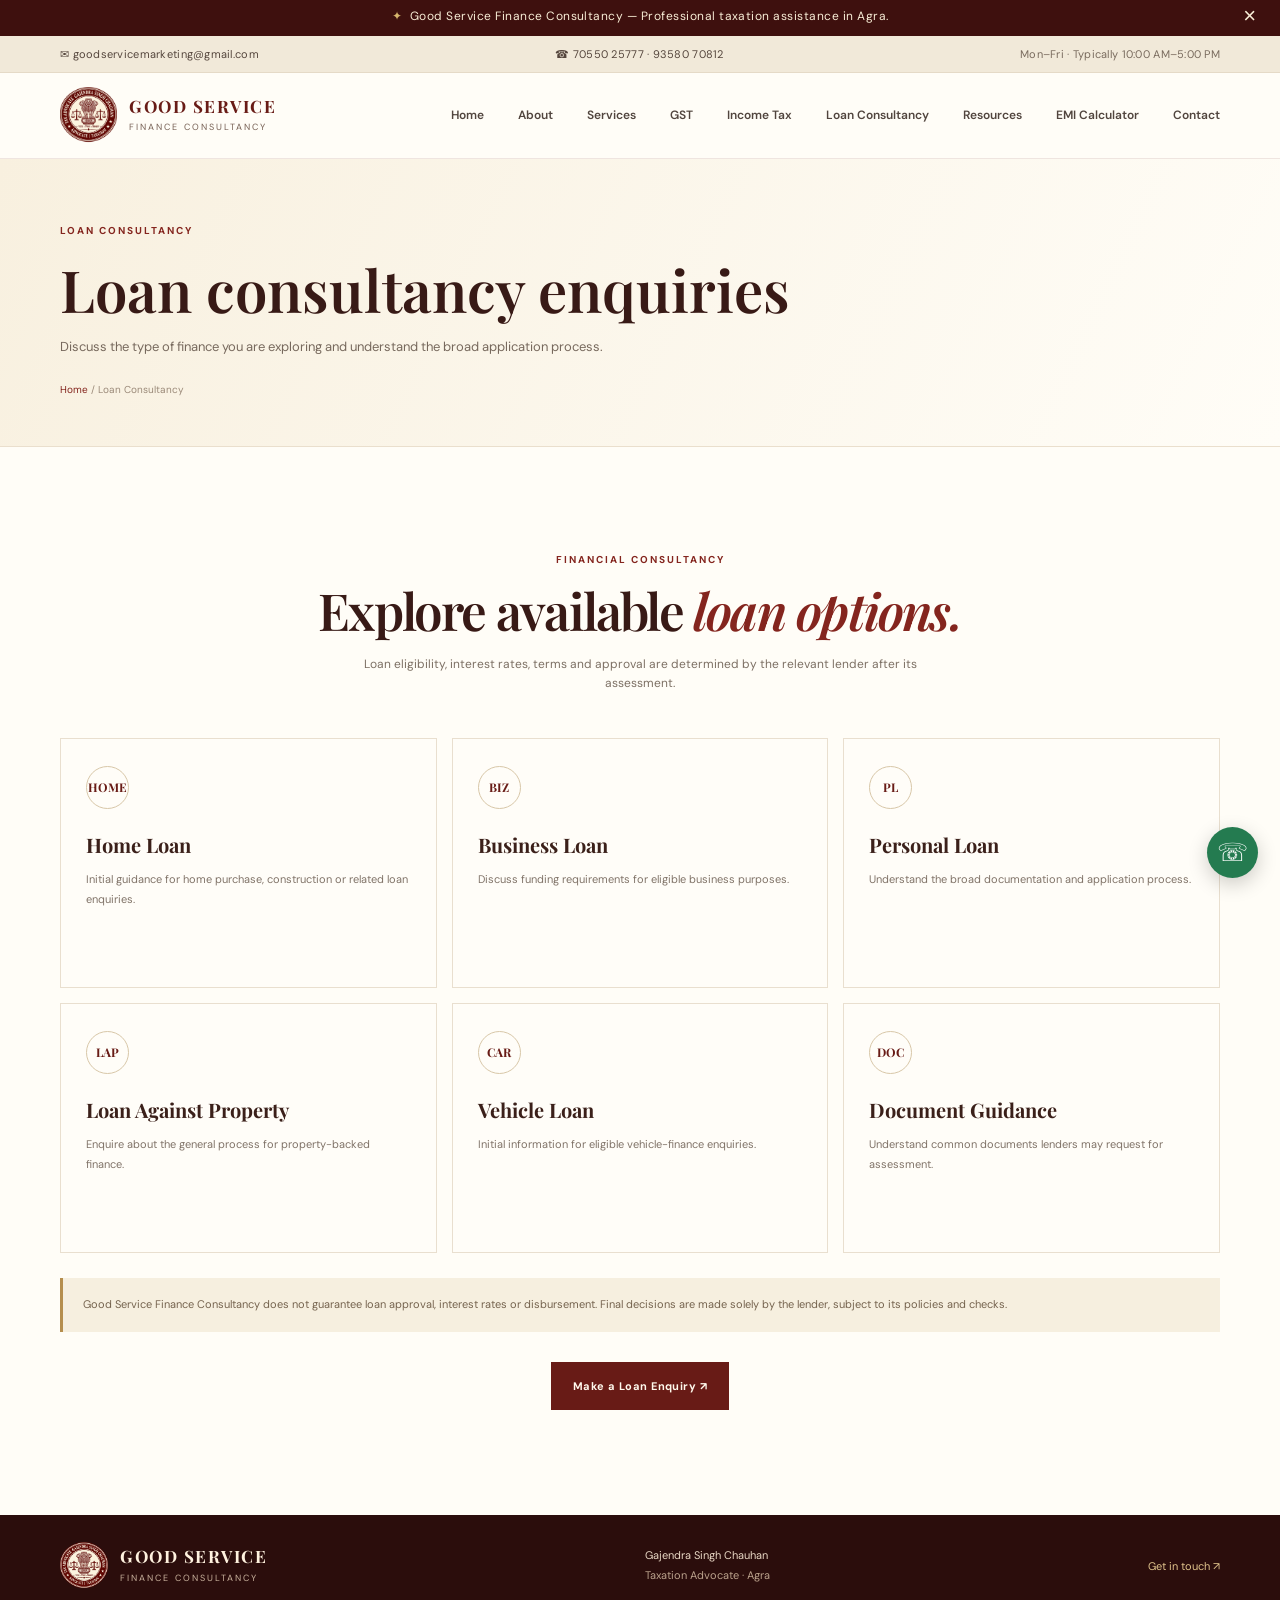
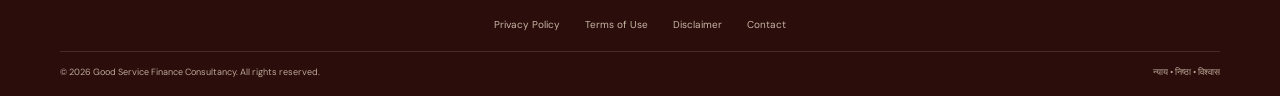
<file: loan-consultancy.html>
<!DOCTYPE html><html lang="en"><head><meta charset="UTF-8"><meta name="viewport" content="width=device-width, initial-scale=1.0">
<meta name="theme-color" content="#681b16"><meta name="description" content="Initial loan consultancy enquiries for home, business and personal loan options in Agra."><title>Loan Consultancy in Agra | Good Service Finance Consultancy</title>
<link rel="icon" type="image/png" href="assets/logo.png"><link rel="preconnect" href="https://fonts.googleapis.com"><link rel="preconnect" href="https://fonts.gstatic.com" crossorigin>
<link href="https://fonts.googleapis.com/css2?family=DM+Sans:wght@400;500;600;700&family=Playfair+Display:wght@600;700;800&display=swap" rel="stylesheet"><link rel="stylesheet" href="style.css"></head><body>

<div class="announcement" id="announcement"><span class="announcement-mark">✦</span><span id="announcementText">Good Service Finance Consultancy — Professional taxation assistance in Agra.</span><button class="announcement-close" id="closeAnnouncement" aria-label="Dismiss announcement">×</button></div>
<div class="contact-strip"><div class="container strip-inner">
<span>✉ <a href="mailto:goodservicemarketing@gmail.com">goodservicemarketing@gmail.com</a></span>
<span>☎ <a href="tel:+917055025777">70550 25777</a> · <a href="tel:+919358070812">93580 70812</a></span>
<span class="hours">Mon–Fri · Typically 10:00 AM–5:00 PM</span></div></div>
<header class="site-header"><div class="container nav-wrap">
<a class="brand" href="index.html"><img src="assets/logo.png" alt="Gajendra Singh Chauhan Taxation Advocate logo"><span><strong>GOOD SERVICE</strong><small>FINANCE CONSULTANCY</small></span></a>
<button class="menu-toggle" id="menuToggle" aria-label="Open navigation" aria-expanded="false">☰</button>
<nav id="mainNav" aria-label="Main navigation"><a href="index.html" class="">Home</a><a href="about.html" class="">About</a><a href="services.html" class="">Services</a><a href="gst-services.html" class="">GST</a><a href="income-tax.html" class="">Income Tax</a><a href="loan-consultancy.html" class="active">Loan Consultancy</a><a href="resources.html" class="">Resources</a><a href="emi-calculator.html" class="">EMI Calculator</a><a href="contact.html" class="">Contact</a></nav></div></header><main><section class="page-hero"><div class="container"><p class="eyebrow">LOAN CONSULTANCY</p><h1>Loan consultancy enquiries</h1><p>Discuss the type of finance you are exploring and understand the broad application process.</p><div class="breadcrumbs"><a href="index.html">Home</a> / Loan Consultancy</div></div></section>
<section class="section"><div class="container"><div class="section-heading centered"><p class="eyebrow">FINANCIAL CONSULTANCY</p><h2>Explore available <em>loan options.</em></h2><p class="section-intro">Loan eligibility, interest rates, terms and approval are determined by the relevant lender after its assessment.</p></div><div class="service-grid">
<article class="service-card"><div class="service-icon">HOME</div><h3>Home Loan</h3><p>Initial guidance for home purchase, construction or related loan enquiries.</p></article>
<article class="service-card"><div class="service-icon">BIZ</div><h3>Business Loan</h3><p>Discuss funding requirements for eligible business purposes.</p></article>
<article class="service-card"><div class="service-icon">PL</div><h3>Personal Loan</h3><p>Understand the broad documentation and application process.</p></article>
<article class="service-card"><div class="service-icon">LAP</div><h3>Loan Against Property</h3><p>Enquire about the general process for property-backed finance.</p></article>
<article class="service-card"><div class="service-icon">CAR</div><h3>Vehicle Loan</h3><p>Initial information for eligible vehicle-finance enquiries.</p></article>
<article class="service-card"><div class="service-icon">DOC</div><h3>Document Guidance</h3><p>Understand common documents lenders may request for assessment.</p></article></div>
<div class="notice-box">Good Service Finance Consultancy does not guarantee loan approval, interest rates or disbursement. Final decisions are made solely by the lender, subject to its policies and checks.</div><div class="center-action"><a class="btn btn-gold" href="contact.html">Make a Loan Enquiry ↗</a></div></div></section></main>
<footer><div class="container footer-main">
<a class="brand footer-brand" href="index.html"><img src="assets/logo.png" alt=""><span><strong>GOOD SERVICE</strong><small>FINANCE CONSULTANCY</small></span></a>
<p>Gajendra Singh Chauhan<br><span>Taxation Advocate · Agra</span></p>
<a href="mailto:goodservicemarketing@gmail.com">Get in touch ↗</a></div>
<div class="container footer-links"><a href="privacy-policy.html">Privacy Policy</a><a href="terms.html">Terms of Use</a><a href="disclaimer.html">Disclaimer</a><a href="contact.html">Contact</a></div>
<div class="container footer-bottom"><span>© <span id="year"></span> Good Service Finance Consultancy. All rights reserved.</span><span>न्याय • निष्ठा • विश्वास</span></div></footer>
<a class="whatsapp-float" href="https://wa.me/917055025777?text=Hello%2C%20I%20would%20like%20to%20enquire." target="_blank" rel="noopener" aria-label="Chat on WhatsApp">☏</a><script src="script.js"></script></body></html>
</file>
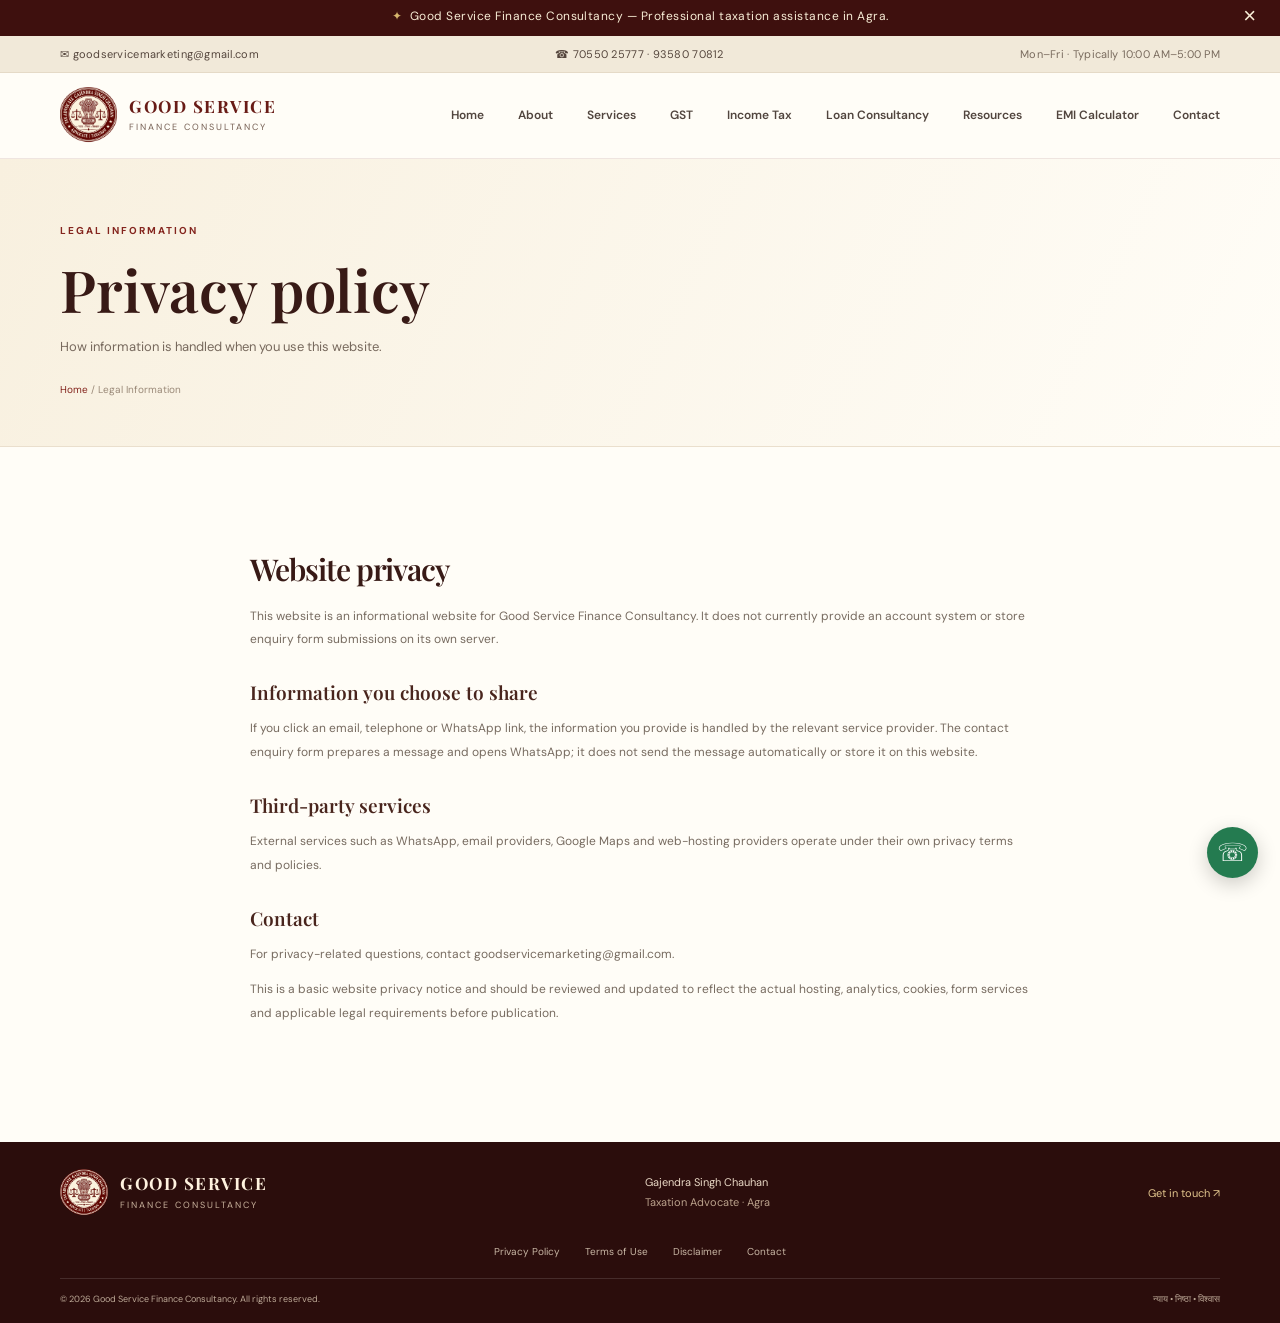
<file: privacy-policy.html>
<!DOCTYPE html><html lang="en"><head><meta charset="UTF-8"><meta name="viewport" content="width=device-width, initial-scale=1.0">
<meta name="theme-color" content="#681b16"><meta name="description" content="Privacy policy for the Good Service Finance Consultancy website."><title>Privacy Policy | Good Service Finance Consultancy</title>
<link rel="icon" type="image/png" href="assets/logo.png"><link rel="preconnect" href="https://fonts.googleapis.com"><link rel="preconnect" href="https://fonts.gstatic.com" crossorigin>
<link href="https://fonts.googleapis.com/css2?family=DM+Sans:wght@400;500;600;700&family=Playfair+Display:wght@600;700;800&display=swap" rel="stylesheet"><link rel="stylesheet" href="style.css"></head><body>

<div class="announcement" id="announcement"><span class="announcement-mark">✦</span><span id="announcementText">Good Service Finance Consultancy — Professional taxation assistance in Agra.</span><button class="announcement-close" id="closeAnnouncement" aria-label="Dismiss announcement">×</button></div>
<div class="contact-strip"><div class="container strip-inner">
<span>✉ <a href="mailto:goodservicemarketing@gmail.com">goodservicemarketing@gmail.com</a></span>
<span>☎ <a href="tel:+917055025777">70550 25777</a> · <a href="tel:+919358070812">93580 70812</a></span>
<span class="hours">Mon–Fri · Typically 10:00 AM–5:00 PM</span></div></div>
<header class="site-header"><div class="container nav-wrap">
<a class="brand" href="index.html"><img src="assets/logo.png" alt="Gajendra Singh Chauhan Taxation Advocate logo"><span><strong>GOOD SERVICE</strong><small>FINANCE CONSULTANCY</small></span></a>
<button class="menu-toggle" id="menuToggle" aria-label="Open navigation" aria-expanded="false">☰</button>
<nav id="mainNav" aria-label="Main navigation"><a href="index.html" class="">Home</a><a href="about.html" class="">About</a><a href="services.html" class="">Services</a><a href="gst-services.html" class="">GST</a><a href="income-tax.html" class="">Income Tax</a><a href="loan-consultancy.html" class="">Loan Consultancy</a><a href="resources.html" class="">Resources</a><a href="emi-calculator.html" class="">EMI Calculator</a><a href="contact.html" class="">Contact</a></nav></div></header><main><section class="page-hero"><div class="container"><p class="eyebrow">LEGAL INFORMATION</p><h1>Privacy policy</h1><p>How information is handled when you use this website.</p><div class="breadcrumbs"><a href="index.html">Home</a> / Legal Information</div></div></section>
<section class="section"><div class="container narrow-content legal-copy"><h2>Website privacy</h2><p>This website is an informational website for Good Service Finance Consultancy. It does not currently provide an account system or store enquiry form submissions on its own server.</p><h3>Information you choose to share</h3><p>If you click an email, telephone or WhatsApp link, the information you provide is handled by the relevant service provider. The contact enquiry form prepares a message and opens WhatsApp; it does not send the message automatically or store it on this website.</p><h3>Third-party services</h3><p>External services such as WhatsApp, email providers, Google Maps and web-hosting providers operate under their own privacy terms and policies.</p><h3>Contact</h3><p>For privacy-related questions, contact goodservicemarketing@gmail.com.</p><p class="small-note">This is a basic website privacy notice and should be reviewed and updated to reflect the actual hosting, analytics, cookies, form services and applicable legal requirements before publication.</p></div></section></main>
<footer><div class="container footer-main">
<a class="brand footer-brand" href="index.html"><img src="assets/logo.png" alt=""><span><strong>GOOD SERVICE</strong><small>FINANCE CONSULTANCY</small></span></a>
<p>Gajendra Singh Chauhan<br><span>Taxation Advocate · Agra</span></p>
<a href="mailto:goodservicemarketing@gmail.com">Get in touch ↗</a></div>
<div class="container footer-links"><a href="privacy-policy.html">Privacy Policy</a><a href="terms.html">Terms of Use</a><a href="disclaimer.html">Disclaimer</a><a href="contact.html">Contact</a></div>
<div class="container footer-bottom"><span>© <span id="year"></span> Good Service Finance Consultancy. All rights reserved.</span><span>न्याय • निष्ठा • विश्वास</span></div></footer>
<a class="whatsapp-float" href="https://wa.me/917055025777?text=Hello%2C%20I%20would%20like%20to%20enquire." target="_blank" rel="noopener" aria-label="Chat on WhatsApp">☏</a><script src="script.js"></script></body></html>
</file>
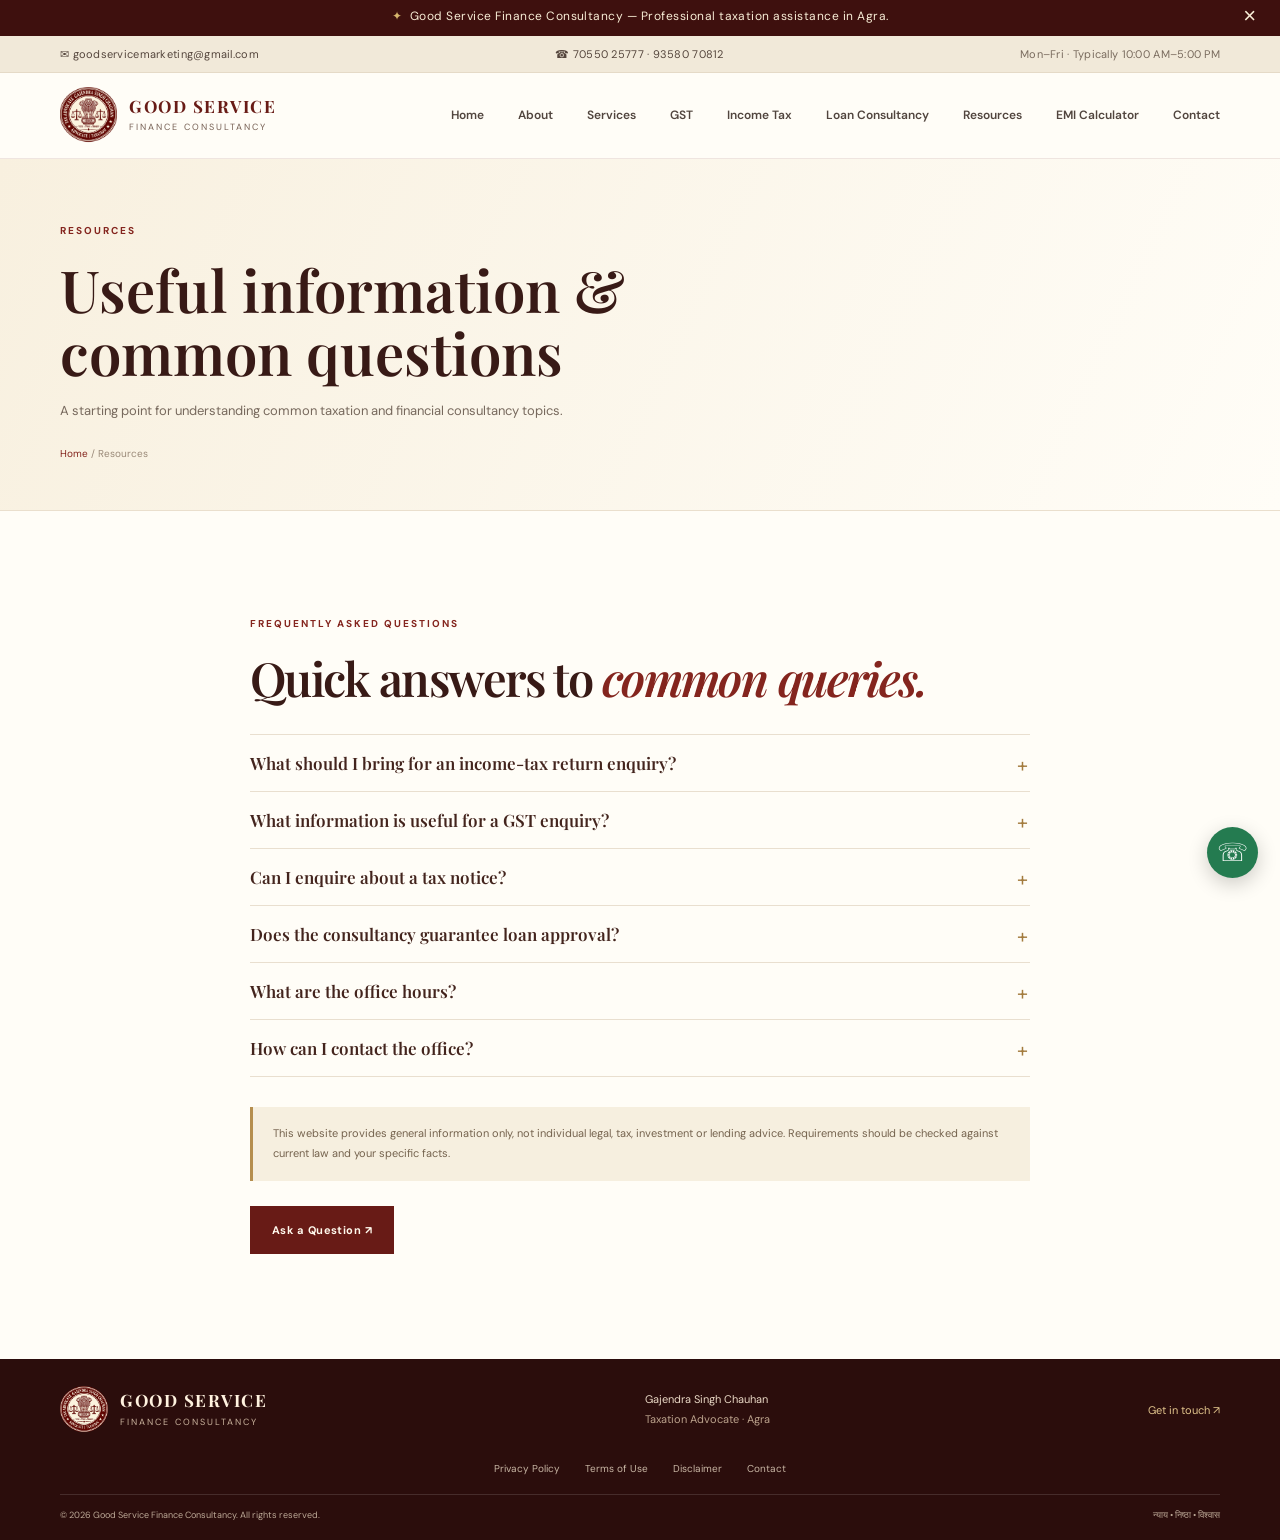
<file: resources.html>
<!DOCTYPE html><html lang="en"><head><meta charset="UTF-8"><meta name="viewport" content="width=device-width, initial-scale=1.0">
<meta name="theme-color" content="#681b16"><meta name="description" content="General GST, income tax and financial consultancy FAQs and educational resources."><title>Tax Resources & FAQs | Good Service Finance Consultancy</title>
<link rel="icon" type="image/png" href="assets/logo.png"><link rel="preconnect" href="https://fonts.googleapis.com"><link rel="preconnect" href="https://fonts.gstatic.com" crossorigin>
<link href="https://fonts.googleapis.com/css2?family=DM+Sans:wght@400;500;600;700&family=Playfair+Display:wght@600;700;800&display=swap" rel="stylesheet"><link rel="stylesheet" href="style.css"></head><body>

<div class="announcement" id="announcement"><span class="announcement-mark">✦</span><span id="announcementText">Good Service Finance Consultancy — Professional taxation assistance in Agra.</span><button class="announcement-close" id="closeAnnouncement" aria-label="Dismiss announcement">×</button></div>
<div class="contact-strip"><div class="container strip-inner">
<span>✉ <a href="mailto:goodservicemarketing@gmail.com">goodservicemarketing@gmail.com</a></span>
<span>☎ <a href="tel:+917055025777">70550 25777</a> · <a href="tel:+919358070812">93580 70812</a></span>
<span class="hours">Mon–Fri · Typically 10:00 AM–5:00 PM</span></div></div>
<header class="site-header"><div class="container nav-wrap">
<a class="brand" href="index.html"><img src="assets/logo.png" alt="Gajendra Singh Chauhan Taxation Advocate logo"><span><strong>GOOD SERVICE</strong><small>FINANCE CONSULTANCY</small></span></a>
<button class="menu-toggle" id="menuToggle" aria-label="Open navigation" aria-expanded="false">☰</button>
<nav id="mainNav" aria-label="Main navigation"><a href="index.html" class="">Home</a><a href="about.html" class="">About</a><a href="services.html" class="">Services</a><a href="gst-services.html" class="">GST</a><a href="income-tax.html" class="">Income Tax</a><a href="loan-consultancy.html" class="">Loan Consultancy</a><a href="resources.html" class="active">Resources</a><a href="emi-calculator.html" class="">EMI Calculator</a><a href="contact.html" class="">Contact</a></nav></div></header><main><section class="page-hero"><div class="container"><p class="eyebrow">RESOURCES</p><h1>Useful information & common questions</h1><p>A starting point for understanding common taxation and financial consultancy topics.</p><div class="breadcrumbs"><a href="index.html">Home</a> / Resources</div></div></section>
<section class="section"><div class="container narrow-content"><p class="eyebrow">FREQUENTLY ASKED QUESTIONS</p><h2>Quick answers to <em>common queries.</em></h2>
<div class="faq-list">
<details><summary>What should I bring for an income-tax return enquiry?</summary><p>Depending on your circumstances, commonly relevant records may include PAN, Aadhaar details, Form 16, bank statements, details of other income and investment or deduction proofs. The exact list depends on your income sources and return type.</p></details>
<details><summary>What information is useful for a GST enquiry?</summary><p>Keep your business constitution and address details, PAN, turnover information, nature of business and any GST registration or notice details available. The precise requirements depend on the service being discussed.</p></details>
<details><summary>Can I enquire about a tax notice?</summary><p>Yes. Note the issuing authority, notice reference, date received and response deadline. Contact the office promptly and share the notice through an appropriate private channel.</p></details>
<details><summary>Does the consultancy guarantee loan approval?</summary><p>No. Loan approval, terms, interest rates and disbursement are decided by the lender after its own eligibility and risk assessment.</p></details>
<details><summary>What are the office hours?</summary><p>Typical hours are Monday to Friday, 10:00 AM to 5:00 PM. Hours may vary; please call before visiting.</p></details>
<details><summary>How can I contact the office?</summary><p>Call 70550 25777 or 93580 70812, email goodservicemarketing@gmail.com, or use the contact page.</p></details>
</div><div class="notice-box">This website provides general information only, not individual legal, tax, investment or lending advice. Requirements should be checked against current law and your specific facts.</div><a class="btn btn-gold" href="contact.html">Ask a Question ↗</a></div></section></main>
<footer><div class="container footer-main">
<a class="brand footer-brand" href="index.html"><img src="assets/logo.png" alt=""><span><strong>GOOD SERVICE</strong><small>FINANCE CONSULTANCY</small></span></a>
<p>Gajendra Singh Chauhan<br><span>Taxation Advocate · Agra</span></p>
<a href="mailto:goodservicemarketing@gmail.com">Get in touch ↗</a></div>
<div class="container footer-links"><a href="privacy-policy.html">Privacy Policy</a><a href="terms.html">Terms of Use</a><a href="disclaimer.html">Disclaimer</a><a href="contact.html">Contact</a></div>
<div class="container footer-bottom"><span>© <span id="year"></span> Good Service Finance Consultancy. All rights reserved.</span><span>न्याय • निष्ठा • विश्वास</span></div></footer>
<a class="whatsapp-float" href="https://wa.me/917055025777?text=Hello%2C%20I%20would%20like%20to%20enquire." target="_blank" rel="noopener" aria-label="Chat on WhatsApp">☏</a><script src="script.js"></script></body></html>
</file>
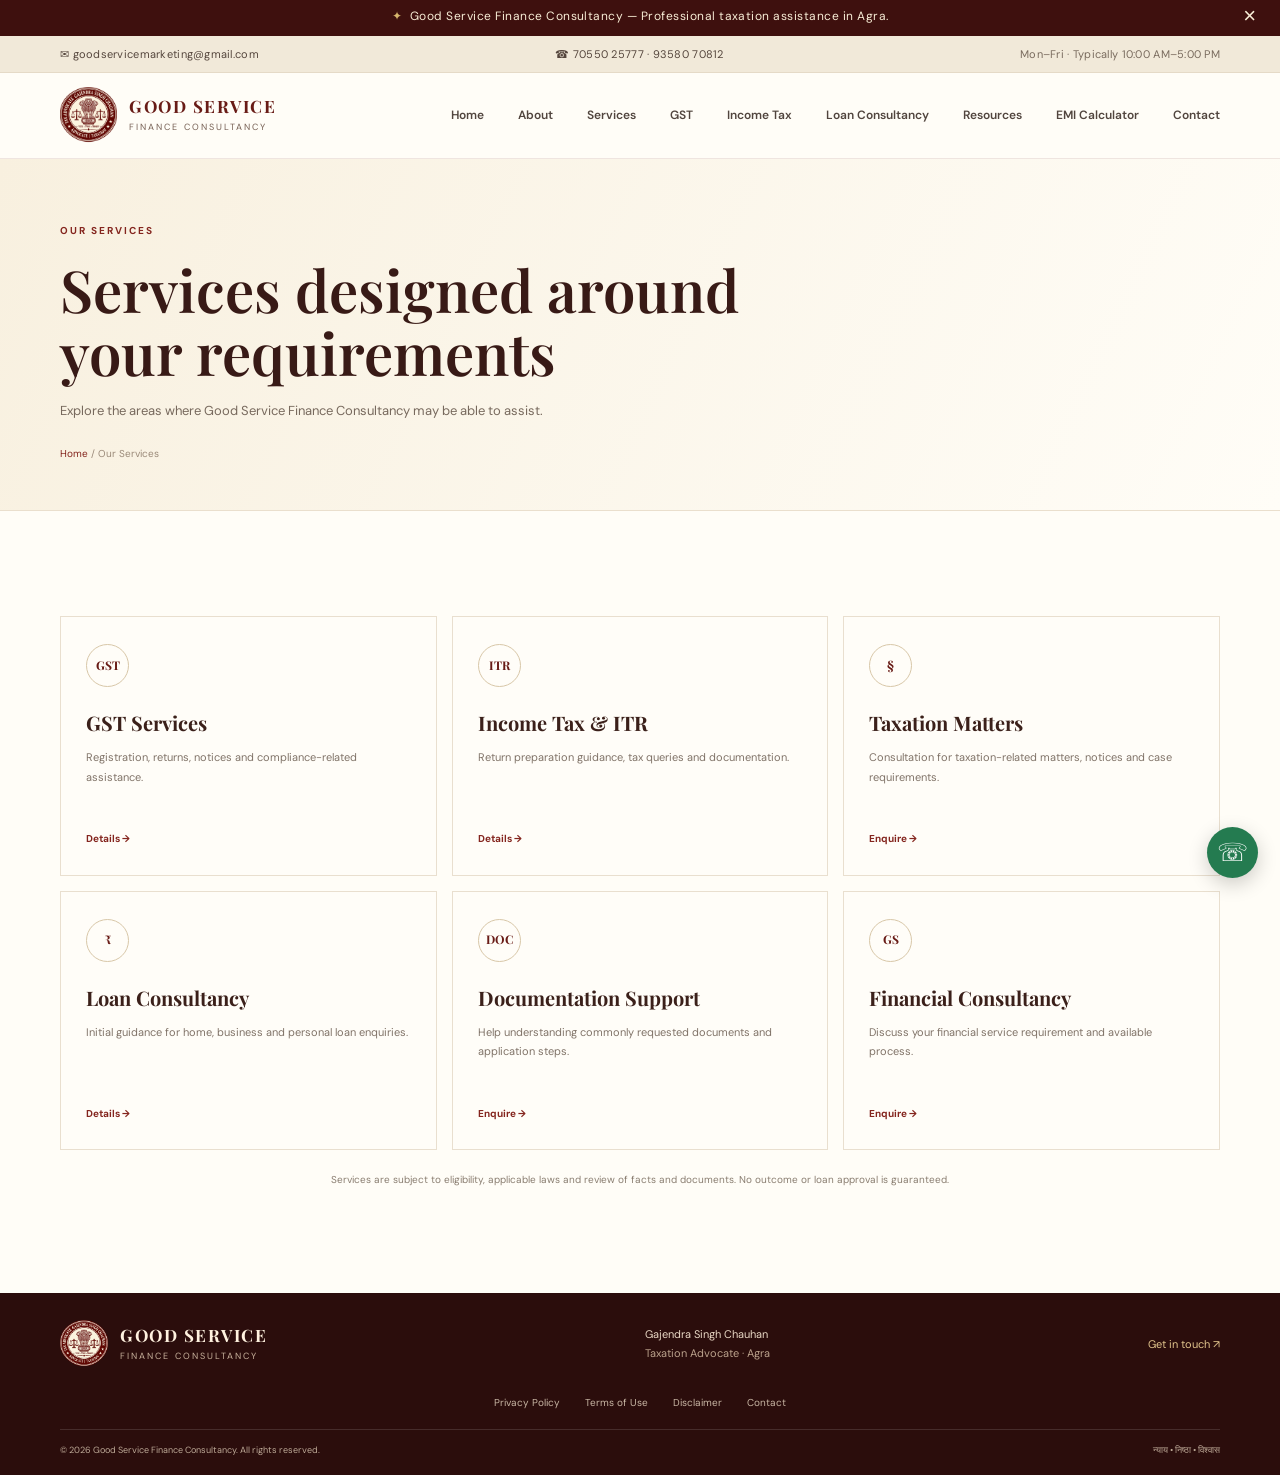
<file: services.html>
<!DOCTYPE html><html lang="en"><head><meta charset="UTF-8"><meta name="viewport" content="width=device-width, initial-scale=1.0">
<meta name="theme-color" content="#681b16"><meta name="description" content="Explore GST, income tax, taxation and loan consultancy services in Agra."><title>Services | Good Service Finance Consultancy</title>
<link rel="icon" type="image/png" href="assets/logo.png"><link rel="preconnect" href="https://fonts.googleapis.com"><link rel="preconnect" href="https://fonts.gstatic.com" crossorigin>
<link href="https://fonts.googleapis.com/css2?family=DM+Sans:wght@400;500;600;700&family=Playfair+Display:wght@600;700;800&display=swap" rel="stylesheet"><link rel="stylesheet" href="style.css"></head><body>

<div class="announcement" id="announcement"><span class="announcement-mark">✦</span><span id="announcementText">Good Service Finance Consultancy — Professional taxation assistance in Agra.</span><button class="announcement-close" id="closeAnnouncement" aria-label="Dismiss announcement">×</button></div>
<div class="contact-strip"><div class="container strip-inner">
<span>✉ <a href="mailto:goodservicemarketing@gmail.com">goodservicemarketing@gmail.com</a></span>
<span>☎ <a href="tel:+917055025777">70550 25777</a> · <a href="tel:+919358070812">93580 70812</a></span>
<span class="hours">Mon–Fri · Typically 10:00 AM–5:00 PM</span></div></div>
<header class="site-header"><div class="container nav-wrap">
<a class="brand" href="index.html"><img src="assets/logo.png" alt="Gajendra Singh Chauhan Taxation Advocate logo"><span><strong>GOOD SERVICE</strong><small>FINANCE CONSULTANCY</small></span></a>
<button class="menu-toggle" id="menuToggle" aria-label="Open navigation" aria-expanded="false">☰</button>
<nav id="mainNav" aria-label="Main navigation"><a href="index.html" class="">Home</a><a href="about.html" class="">About</a><a href="services.html" class="active">Services</a><a href="gst-services.html" class="">GST</a><a href="income-tax.html" class="">Income Tax</a><a href="loan-consultancy.html" class="">Loan Consultancy</a><a href="resources.html" class="">Resources</a><a href="emi-calculator.html" class="">EMI Calculator</a><a href="contact.html" class="">Contact</a></nav></div></header><main><section class="page-hero"><div class="container"><p class="eyebrow">OUR SERVICES</p><h1>Services designed around your requirements</h1><p>Explore the areas where Good Service Finance Consultancy may be able to assist.</p><div class="breadcrumbs"><a href="index.html">Home</a> / Our Services</div></div></section>
<section class="section"><div class="container"><div class="service-grid">
<article class="service-card"><div class="service-icon">GST</div><h3>GST Services</h3><p>Registration, returns, notices and compliance-related assistance.</p><a href="gst-services.html">Details →</a></article>
<article class="service-card"><div class="service-icon">ITR</div><h3>Income Tax & ITR</h3><p>Return preparation guidance, tax queries and documentation.</p><a href="income-tax.html">Details →</a></article>
<article class="service-card"><div class="service-icon">§</div><h3>Taxation Matters</h3><p>Consultation for taxation-related matters, notices and case requirements.</p><a href="contact.html">Enquire →</a></article>
<article class="service-card"><div class="service-icon">₹</div><h3>Loan Consultancy</h3><p>Initial guidance for home, business and personal loan enquiries.</p><a href="loan-consultancy.html">Details →</a></article>
<article class="service-card"><div class="service-icon">DOC</div><h3>Documentation Support</h3><p>Help understanding commonly requested documents and application steps.</p><a href="contact.html">Enquire →</a></article>
<article class="service-card"><div class="service-icon">GS</div><h3>Financial Consultancy</h3><p>Discuss your financial service requirement and available process.</p><a href="contact.html">Enquire →</a></article></div>
<p class="disclaimer">Services are subject to eligibility, applicable laws and review of facts and documents. No outcome or loan approval is guaranteed.</p></div></section></main>
<footer><div class="container footer-main">
<a class="brand footer-brand" href="index.html"><img src="assets/logo.png" alt=""><span><strong>GOOD SERVICE</strong><small>FINANCE CONSULTANCY</small></span></a>
<p>Gajendra Singh Chauhan<br><span>Taxation Advocate · Agra</span></p>
<a href="mailto:goodservicemarketing@gmail.com">Get in touch ↗</a></div>
<div class="container footer-links"><a href="privacy-policy.html">Privacy Policy</a><a href="terms.html">Terms of Use</a><a href="disclaimer.html">Disclaimer</a><a href="contact.html">Contact</a></div>
<div class="container footer-bottom"><span>© <span id="year"></span> Good Service Finance Consultancy. All rights reserved.</span><span>न्याय • निष्ठा • विश्वास</span></div></footer>
<a class="whatsapp-float" href="https://wa.me/917055025777?text=Hello%2C%20I%20would%20like%20to%20enquire." target="_blank" rel="noopener" aria-label="Chat on WhatsApp">☏</a><script src="script.js"></script></body></html>
</file>
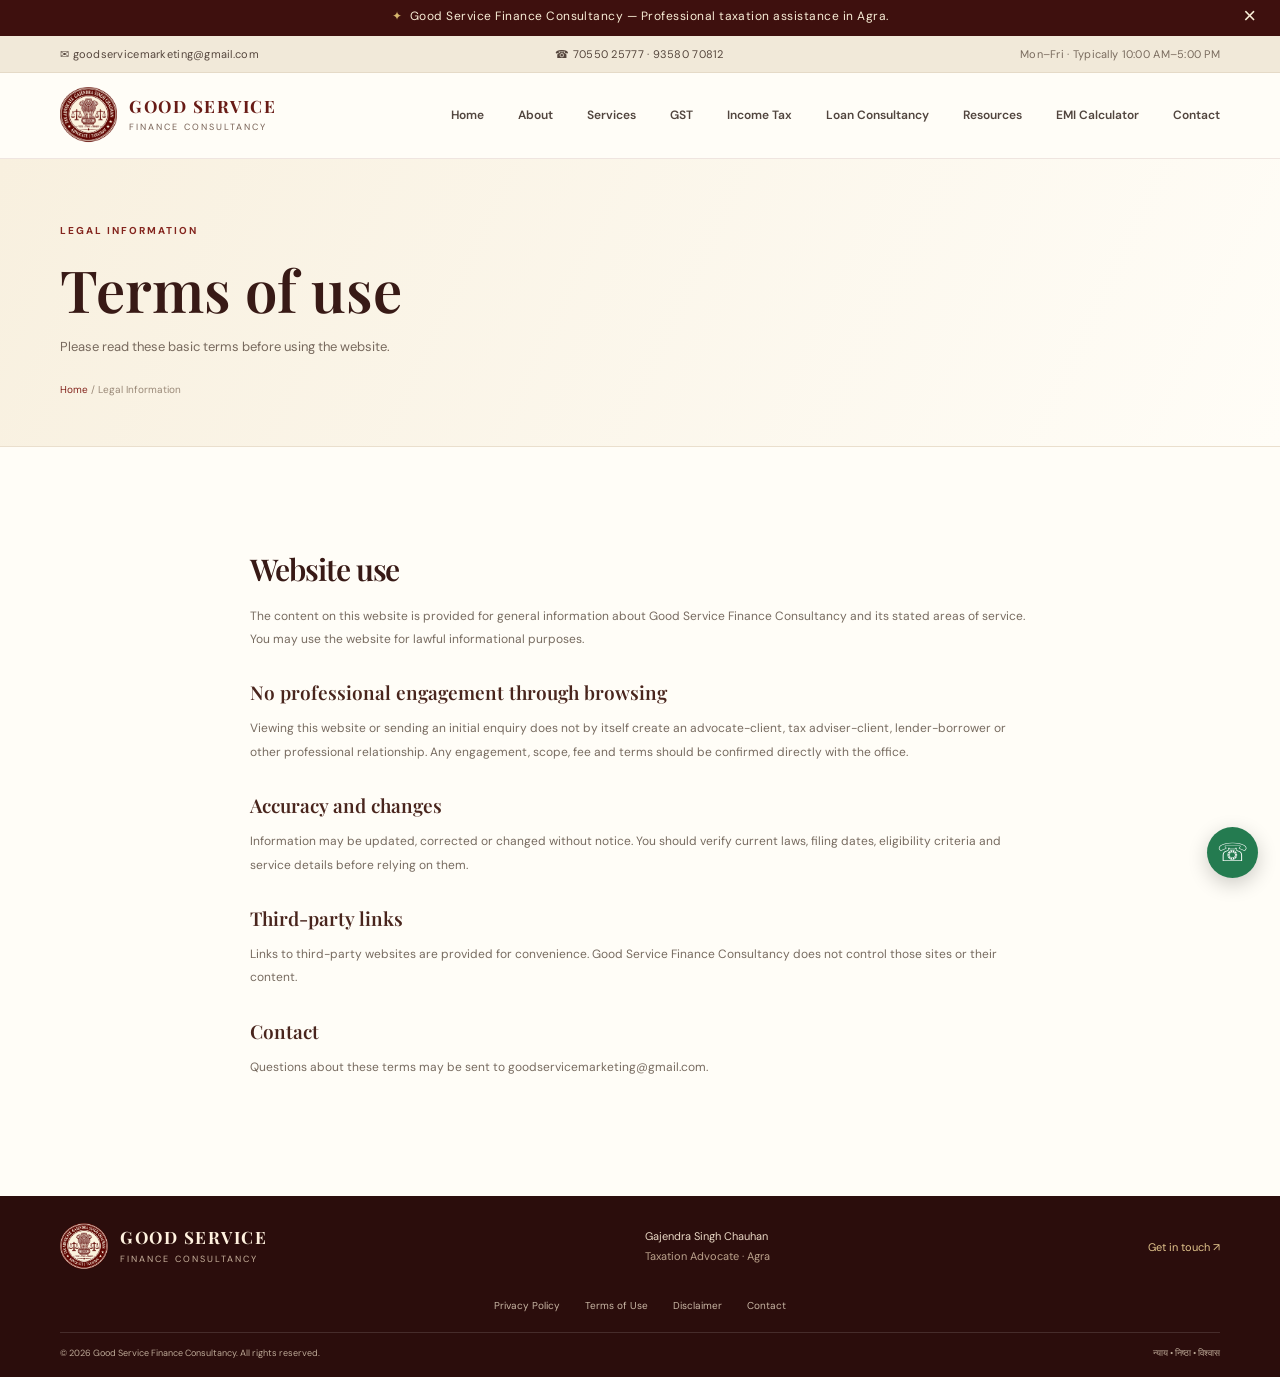
<file: terms.html>
<!DOCTYPE html><html lang="en"><head><meta charset="UTF-8"><meta name="viewport" content="width=device-width, initial-scale=1.0">
<meta name="theme-color" content="#681b16"><meta name="description" content="Terms of use for the Good Service Finance Consultancy website."><title>Terms of Use | Good Service Finance Consultancy</title>
<link rel="icon" type="image/png" href="assets/logo.png"><link rel="preconnect" href="https://fonts.googleapis.com"><link rel="preconnect" href="https://fonts.gstatic.com" crossorigin>
<link href="https://fonts.googleapis.com/css2?family=DM+Sans:wght@400;500;600;700&family=Playfair+Display:wght@600;700;800&display=swap" rel="stylesheet"><link rel="stylesheet" href="style.css"></head><body>

<div class="announcement" id="announcement"><span class="announcement-mark">✦</span><span id="announcementText">Good Service Finance Consultancy — Professional taxation assistance in Agra.</span><button class="announcement-close" id="closeAnnouncement" aria-label="Dismiss announcement">×</button></div>
<div class="contact-strip"><div class="container strip-inner">
<span>✉ <a href="mailto:goodservicemarketing@gmail.com">goodservicemarketing@gmail.com</a></span>
<span>☎ <a href="tel:+917055025777">70550 25777</a> · <a href="tel:+919358070812">93580 70812</a></span>
<span class="hours">Mon–Fri · Typically 10:00 AM–5:00 PM</span></div></div>
<header class="site-header"><div class="container nav-wrap">
<a class="brand" href="index.html"><img src="assets/logo.png" alt="Gajendra Singh Chauhan Taxation Advocate logo"><span><strong>GOOD SERVICE</strong><small>FINANCE CONSULTANCY</small></span></a>
<button class="menu-toggle" id="menuToggle" aria-label="Open navigation" aria-expanded="false">☰</button>
<nav id="mainNav" aria-label="Main navigation"><a href="index.html" class="">Home</a><a href="about.html" class="">About</a><a href="services.html" class="">Services</a><a href="gst-services.html" class="">GST</a><a href="income-tax.html" class="">Income Tax</a><a href="loan-consultancy.html" class="">Loan Consultancy</a><a href="resources.html" class="">Resources</a><a href="emi-calculator.html" class="">EMI Calculator</a><a href="contact.html" class="">Contact</a></nav></div></header><main><section class="page-hero"><div class="container"><p class="eyebrow">LEGAL INFORMATION</p><h1>Terms of use</h1><p>Please read these basic terms before using the website.</p><div class="breadcrumbs"><a href="index.html">Home</a> / Legal Information</div></div></section>
<section class="section"><div class="container narrow-content legal-copy"><h2>Website use</h2><p>The content on this website is provided for general information about Good Service Finance Consultancy and its stated areas of service. You may use the website for lawful informational purposes.</p><h3>No professional engagement through browsing</h3><p>Viewing this website or sending an initial enquiry does not by itself create an advocate-client, tax adviser-client, lender-borrower or other professional relationship. Any engagement, scope, fee and terms should be confirmed directly with the office.</p><h3>Accuracy and changes</h3><p>Information may be updated, corrected or changed without notice. You should verify current laws, filing dates, eligibility criteria and service details before relying on them.</p><h3>Third-party links</h3><p>Links to third-party websites are provided for convenience. Good Service Finance Consultancy does not control those sites or their content.</p><h3>Contact</h3><p>Questions about these terms may be sent to goodservicemarketing@gmail.com.</p></div></section></main>
<footer><div class="container footer-main">
<a class="brand footer-brand" href="index.html"><img src="assets/logo.png" alt=""><span><strong>GOOD SERVICE</strong><small>FINANCE CONSULTANCY</small></span></a>
<p>Gajendra Singh Chauhan<br><span>Taxation Advocate · Agra</span></p>
<a href="mailto:goodservicemarketing@gmail.com">Get in touch ↗</a></div>
<div class="container footer-links"><a href="privacy-policy.html">Privacy Policy</a><a href="terms.html">Terms of Use</a><a href="disclaimer.html">Disclaimer</a><a href="contact.html">Contact</a></div>
<div class="container footer-bottom"><span>© <span id="year"></span> Good Service Finance Consultancy. All rights reserved.</span><span>न्याय • निष्ठा • विश्वास</span></div></footer>
<a class="whatsapp-float" href="https://wa.me/917055025777?text=Hello%2C%20I%20would%20like%20to%20enquire." target="_blank" rel="noopener" aria-label="Chat on WhatsApp">☏</a><script src="script.js"></script></body></html>
</file>
<file: style.css>
:root{--maroon:#681b16;--deep:#43110f;--red:#84251e;--cream:#fbf6e9;--paper:#fffdf7;--gold:#d7b56d;--ink:#29221e;--muted:#756b61;--line:#e9dfcf;--serif:"Playfair Display",Georgia,serif;--sans:"DM Sans",Arial,sans-serif}
*{box-sizing:border-box}html{scroll-behavior:smooth;scroll-padding-top:90px}body{margin:0;background:var(--paper);color:var(--ink);font-family:var(--sans);line-height:1.65}a{color:inherit;text-decoration:none}.container{width:min(1160px,calc(100% - 48px));margin:auto}
.announcement{min-height:36px;padding:7px 48px;background:#3e100e;color:#f8edd6;text-align:center;font-size:12px;letter-spacing:.04em;position:relative}.announcement-mark{color:var(--gold);margin-right:8px}.announcement-close{position:absolute;right:18px;top:2px;border:0;background:none;color:#f8edd6;font-size:22px;cursor:pointer}
.contact-strip{background:#f1e9d9;border-bottom:1px solid #e5dac7;color:#55463d;font-size:11px;letter-spacing:.025em}.strip-inner{display:flex;justify-content:space-between;gap:18px;padding:9px 0;flex-wrap:wrap}.strip-inner a:hover{color:var(--red);text-decoration:underline}.hours{color:#796b5e}
.site-header{height:86px;background:var(--paper);position:sticky;top:0;z-index:20;border-bottom:1px solid rgba(104,27,22,.1)}.nav-wrap{height:100%;display:flex;align-items:center;justify-content:space-between}.brand{display:flex;align-items:center;gap:12px;color:var(--maroon)}.brand img{width:57px;height:57px;object-fit:contain}.brand strong{display:block;font-family:var(--serif);font-size:17px;letter-spacing:.09em;line-height:1.2}.brand small{display:block;font-size:9px;letter-spacing:.23em;margin-top:4px;color:#766054}.site-header nav{display:flex;align-items:center;gap:34px;font-size:12px;font-weight:600;color:#51453e}.site-header nav a:hover{color:var(--red)}.nav-cta{padding:11px 19px;border:1px solid var(--maroon);color:var(--maroon)}.menu-toggle{display:none;background:none;border:0;font-size:25px;color:var(--maroon)}
.hero{position:relative;overflow:hidden;background:linear-gradient(112deg,#fffdf7 0%,#f8f0df 60%,#f2e6d2 100%);padding:86px 0 78px}.hero-pattern{position:absolute;right:-100px;top:-180px;width:720px;height:720px;border:1px solid rgba(104,27,22,.09);border-radius:50%;box-shadow:0 0 0 28px rgba(104,27,22,.025),0 0 0 58px rgba(104,27,22,.02)}.hero-grid{display:grid;grid-template-columns:1.1fr .9fr;align-items:center;gap:60px;position:relative}.eyebrow{font-size:10px;letter-spacing:.2em;font-weight:700;color:var(--red);margin:0 0 18px}.eyebrow span{display:inline-block;width:25px;height:1px;background:var(--gold);vertical-align:middle;margin-right:9px}.hero h1,.section h2,.section-heading h2,.contact-copy h2{font-family:var(--serif);font-size:clamp(42px,5.3vw,67px);line-height:1.08;letter-spacing:-.035em;font-weight:600;margin:0;color:#381a16}.hero h1 em,.section h2 em,.section-heading h2 em,.contact-copy h2 em{font-weight:600;color:var(--red)}.hero-lead{max-width:540px;color:#71645a;font-size:15px;line-height:1.9;margin:24px 0 28px}.hero-actions{display:flex;gap:13px;flex-wrap:wrap}.btn{display:inline-flex;align-items:center;gap:22px;padding:14px 21px;font-size:11px;font-weight:700;letter-spacing:.04em;transition:.2s}.btn-gold{background:var(--maroon);color:#fff9ed;border:1px solid var(--maroon)}.btn-gold:hover{background:#40100e;transform:translateY(-2px)}.btn-outline{border:1px solid #cdbda7;color:#4d3830}.btn-outline:hover{border-color:var(--maroon);color:var(--maroon)}.hero-note{margin-top:28px;font-size:11px;color:#7c6e60}.check{display:inline-grid;place-items:center;width:18px;height:18px;border-radius:50%;background:#e8dcc4;color:var(--maroon);font-weight:700;margin-right:7px}.hero-seal{justify-self:center;text-align:center;position:relative}.seal-frame{width:min(360px,30vw);aspect-ratio:1;border-radius:50%;padding:13px;background:#fffaf0;border:1px solid #d5b97f;box-shadow:0 18px 45px rgba(68,25,17,.12),0 0 0 9px rgba(255,255,255,.45)}.seal-frame img{width:100%;height:100%;object-fit:contain;border-radius:50%}.seal-caption{margin-top:24px;color:var(--maroon)}.seal-caption strong{display:block;font-family:var(--serif);font-size:19px}.seal-caption span{font-size:9px;letter-spacing:.2em;text-transform:uppercase;color:#8b7762}.hero-bottom-line{height:4px;background:linear-gradient(90deg,var(--maroon),var(--gold),var(--maroon))}
.trust-row{background:#fffdf8;border-bottom:1px solid var(--line)}.trust-grid{display:grid;grid-template-columns:repeat(3,1fr);padding:25px 0}.trust-grid>div{display:flex;align-items:center;gap:15px;padding:0 28px;border-right:1px solid var(--line)}.trust-grid>div:first-child{padding-left:0}.trust-grid>div:last-child{border:0}.trust-icon{font-family:var(--serif);font-size:22px;color:#b08b4c}.trust-grid p{margin:0}.trust-grid strong,.trust-grid small{display:block}.trust-grid strong{font-size:12px}.trust-grid small{font-size:10px;color:#8a7e72;margin-top:2px}
.section{padding:105px 0}.about-grid{display:grid;grid-template-columns:.55fr 1.45fr;gap:70px}.section-label{font-size:9px;letter-spacing:.17em;color:#9a7b4b;font-weight:700}.mini-rule{width:43px;height:1px;background:var(--gold);margin-top:17px}.about-content{max-width:760px}.about-content h2,.section-heading h2{font-family:var(--serif);font-size:clamp(36px,4vw,51px);line-height:1.15;color:#381a16;margin:0 0 22px}.about-content .eyebrow{margin-bottom:14px}.body-copy{font-size:13px;line-height:2;color:#72665c;max-width:720px}.signature{margin-top:32px;padding-top:16px;border-top:1px solid var(--line);font-family:var(--serif);font-size:20px;color:var(--maroon);max-width:260px}.signature small{display:block;font:10px var(--sans);letter-spacing:.13em;text-transform:uppercase;color:#88796b;margin-top:3px}
.services-section{background:#f7f1e6}.section-heading.centered{text-align:center;max-width:700px;margin:0 auto 44px}.centered .section-label{margin-bottom:24px}.section-heading .eyebrow{margin-bottom:12px}.section-heading h2{margin-bottom:15px}.section-intro{font-size:12px;color:#7d7064;max-width:580px;margin:0 auto}.service-grid{display:grid;grid-template-columns:repeat(3,1fr);gap:15px}.service-card{background:#fffdf8;border:1px solid #e9dfcf;padding:27px 25px 24px;min-height:250px;position:relative;transition:.25s}.service-card:hover{transform:translateY(-4px);box-shadow:0 15px 30px rgba(70,36,22,.07);border-color:#d4bc91}.service-number{position:absolute;right:22px;top:20px;font-family:var(--serif);font-size:13px;color:#c5b69f}.service-icon{width:43px;height:43px;border:1px solid #d8c7a8;border-radius:50%;display:grid;place-items:center;color:var(--maroon);font-family:var(--serif);font-weight:700;font-size:12px;margin-bottom:19px}.service-card h3{font-family:var(--serif);font-size:20px;color:#3b201a;margin:0 0 9px}.service-card p{font-size:11px;color:#807368;line-height:1.8;min-height:59px;margin:0 0 17px}.service-card>a{font-size:10px;font-weight:700;color:var(--red)}.service-card>a span{margin-left:7px}.featured-card{background:#6a201a;color:#fff}.featured-card h3,.featured-card>a{color:#fff5e6}.featured-card p{color:#e4cfc0}.featured-card .service-icon{border-color:#c59b69;color:#f5dfb7}.featured-card .service-number{color:#d5b991}.disclaimer{font-size:10px;color:#897d70;text-align:center;margin:22px 0 0}
.quote-band{background:var(--maroon);color:#fff4e2;padding:33px 0}.quote-inner{display:flex;align-items:center;gap:24px}.quote-mark{font-family:var(--serif);font-size:70px;line-height:.7;color:var(--gold)}.quote-inner p{font-family:var(--serif);font-size:26px;margin:0}.quote-inner small{font-size:10px;color:#e1cdb4;letter-spacing:.07em}.quote-side{margin-left:auto;text-align:right;font-size:9px;letter-spacing:.18em;line-height:1.8;color:#e7d2b5}
.process-section{background:#fffdf8}.process-section .section-heading{margin-bottom:38px}.process-section .section-heading h2{font-size:clamp(35px,4vw,48px)}.process-grid{display:grid;grid-template-columns:repeat(3,1fr);gap:25px}.process-step{border-top:1px solid #d9c7a8;padding:22px 18px 0 0}.process-step b{font-family:var(--serif);font-size:27px;color:#b38d4e;font-weight:600}.process-step h3{font-family:var(--serif);font-size:20px;margin:10px 0 5px;color:#3b201a}.process-step p{font-size:11px;line-height:1.9;color:#82766b;max-width:290px}
.contact-section{background:linear-gradient(120deg,#42110f,#70221b);color:#fff4e7;padding:88px 0}.contact-grid{display:grid;grid-template-columns:1fr 1fr;gap:100px}.light-label{color:#d8b978;margin-bottom:26px}.contact-copy .eyebrow{color:#e1c18b}.contact-copy h2{font-size:clamp(42px,5vw,59px);color:#fff5e8}.contact-copy h2 em{color:#e1c18b}.contact-copy>p:not(.eyebrow){max-width:390px;font-size:12px;color:#e0cfc1;line-height:1.9;margin:20px 0 25px}.contact-copy .btn-gold{background:#e2c58d;border-color:#e2c58d;color:#42110f}.contact-copy .btn-gold:hover{background:#f0d9aa}.contact-details{border-left:1px solid rgba(255,255,255,.2);padding-left:55px;display:grid;grid-template-columns:1fr 1fr;gap:30px 25px}.detail-item span{display:block;font-size:9px;letter-spacing:.18em;color:#d9b878;margin-bottom:10px}.detail-item a,.detail-item p{display:block;font-size:12px;line-height:1.8;color:#fff4e7;margin:0}.detail-item a:hover{text-decoration:underline}.detail-item small{font-size:10px;color:#d9c1ae}.map-link{grid-column:1/-1;color:#e4c68d;font-size:11px;border-top:1px solid rgba(255,255,255,.2);padding-top:17px;width:max-content}
footer{background:#2b0d0c;color:#ead9c6}.footer-main{display:flex;align-items:center;justify-content:space-between;padding:27px 0}.footer-brand{color:#fff2df}.footer-brand img{width:48px;height:48px}.footer-brand small{color:#c9b29d}.footer-main>p{font-size:11px;line-height:1.8;margin:0}.footer-main>p span{color:#bba28c}.footer-main>a:last-child{font-size:11px;color:#e2c58d}.footer-bottom{border-top:1px solid rgba(255,255,255,.13);padding:13px 0 17px;display:flex;justify-content:space-between;font-size:9px;color:#bda997}.whatsapp-float{position:fixed;right:22px;bottom:22px;z-index:25;width:51px;height:51px;border-radius:50%;display:grid;place-items:center;background:#247b50;color:white;font-size:25px;box-shadow:0 6px 20px #0003}.whatsapp-float:hover{transform:translateY(-3px)}
@media(max-width:850px){.hero-grid{gap:25px}.seal-frame{width:270px}.site-header nav{gap:18px}.about-grid{gap:35px}.contact-grid{gap:45px}.contact-details{padding-left:30px}}
@media(max-width:680px){.container{width:min(100% - 34px,520px)}.strip-inner{justify-content:center;text-align:center;gap:5px 14px}.strip-inner .hours{width:100%}.site-header{height:72px}.brand img{width:48px;height:48px}.brand strong{font-size:14px}.brand small{font-size:8px}.menu-toggle{display:block}.site-header nav{display:none;position:absolute;top:71px;left:0;right:0;background:#fffdf7;padding:18px 24px 23px;box-shadow:0 12px 20px #0001;flex-direction:column;align-items:stretch;gap:0}.site-header nav.open{display:flex}.site-header nav a{padding:12px 4px;border-bottom:1px solid var(--line)}.site-header nav .nav-cta{margin-top:10px;text-align:center;border:1px solid var(--maroon)}.hero{padding:58px 0 52px}.hero-grid{grid-template-columns:1fr;text-align:center;gap:35px}.hero .eyebrow{font-size:9px}.hero h1{font-size:44px}.hero-lead{font-size:13px;margin:18px auto 23px}.hero-actions{justify-content:center}.hero-note{font-size:10px}.seal-frame{width:220px}.seal-caption{margin-top:16px}.seal-caption strong{font-size:17px}.trust-grid{grid-template-columns:1fr;padding:10px 0}.trust-grid>div,.trust-grid>div:first-child{padding:12px 5px;border-right:0;border-bottom:1px solid var(--line)}.trust-grid>div:last-child{border:0}.section{padding:70px 0}.about-grid{grid-template-columns:1fr;gap:24px}.about-content h2,.section-heading h2{font-size:37px}.service-grid{grid-template-columns:1fr}.service-card{min-height:0}.service-card p{min-height:0}.quote-inner{gap:14px}.quote-mark{font-size:48px}.quote-inner p{font-size:21px}.quote-side{display:none}.process-grid{grid-template-columns:1fr;gap:10px}.process-step{padding:16px 0}.process-step p{max-width:none}.contact-section{padding:66px 0}.contact-grid{grid-template-columns:1fr;gap:45px}.contact-details{border-left:0;border-top:1px solid #ffffff33;padding:28px 0 0;gap:25px 15px}.detail-item a,.detail-item p{font-size:11px}.footer-main{flex-wrap:wrap;gap:18px}.footer-main>p{order:3;width:100%}.footer-bottom{gap:10px;flex-direction:column}.announcement{font-size:10px;padding-left:28px;padding-right:35px}}

/* Multi-page website additions */
.page-hero{background:linear-gradient(115deg,#f8f0df,#fffdf7);padding:64px 0 48px;border-bottom:1px solid #eadfcd}.page-hero h1{font:600 clamp(38px,5vw,58px)/1.1 var(--serif);color:#381a16;max-width:800px;margin:0 0 15px}.page-hero>div>p:not(.eyebrow){max-width:650px;color:#77695d;font-size:13px}.breadcrumbs{font-size:10px;color:#9a8978;margin-top:24px}.breadcrumbs a{color:var(--red)}.text-link{display:inline-block;color:var(--red);font-size:12px;font-weight:700;margin-top:12px}.text-link:hover{text-decoration:underline}.center-action{text-align:center;margin-top:30px}.split-content{display:grid;grid-template-columns:1.2fr .8fr;gap:80px;align-items:center}.split-content h2,.narrow-content h2,.contact-card h2,.form-card h2,.calculator-card h2{font:600 clamp(34px,4vw,47px)/1.14 var(--serif);color:#381a16;margin:0 0 18px}.about-logo-card{background:#f7f0e3;border:1px solid #e6d7bf;padding:30px;text-align:center;display:flex;align-items:center;flex-direction:column}.about-logo-card img{width:min(290px,100%);aspect-ratio:1;object-fit:contain}.about-logo-card strong{font:600 20px var(--serif);color:var(--maroon);margin-top:15px}.about-logo-card span{font-size:9px;letter-spacing:.16em;color:#88796a;text-transform:uppercase}.narrow-content{max-width:780px}.narrow-content .body-copy{font-size:13px}.info-list{margin:32px 0;border-top:1px solid var(--line)}.info-list>div{display:flex;gap:20px;padding:19px 0;border-bottom:1px solid var(--line)}.info-list b{font:600 22px var(--serif);color:#b18d51}.info-list strong,.info-list small{display:block}.info-list strong{font:600 17px var(--serif);color:#41241d}.info-list small{font-size:11px;color:#82766b;margin-top:4px;line-height:1.7}.notice-box{padding:17px 20px;background:#f6efdf;border-left:3px solid #b58e4e;color:#75634e;font-size:11px;line-height:1.8;margin:25px 0}.faq-list{border-top:1px solid var(--line);margin:30px 0}.faq-list details{border-bottom:1px solid var(--line);padding:17px 0}.faq-list summary{cursor:pointer;font:600 17px var(--serif);color:#43241d;list-style:none;position:relative;padding-right:25px}.faq-list summary::-webkit-details-marker{display:none}.faq-list summary:after{content:"+";position:absolute;right:2px;color:#a37b3d;font:20px var(--sans)}.faq-list details[open] summary:after{content:"−"}.faq-list details p{font-size:12px;line-height:1.9;color:#7a6e63;max-width:690px}.contact-page-grid{display:grid;grid-template-columns:.9fr 1.1fr;gap:60px;align-items:start}.contact-card,.form-card,.calculator-card,.emi-result{padding:34px;background:#fffdf8;border:1px solid var(--line)}.contact-card .detail-item{margin:27px 0}.contact-card .detail-item span,.form-card .eyebrow{color:#a17c43}.contact-card .detail-item a,.contact-card .detail-item p{color:#514239;font-size:12px}.form-intro{font-size:12px;color:#82766b;line-height:1.8}.form-card form{display:grid;gap:9px}.form-card label,.calculator-card label{font-size:11px;font-weight:700;color:#59483d;margin-top:8px}.form-card input,.form-card select,.form-card textarea,.calculator-card input{width:100%;border:1px solid #ded2bf;background:#fff;padding:12px 13px;font:12px var(--sans);color:#342821;border-radius:0;outline:none}.form-card input:focus,.form-card select:focus,.form-card textarea:focus,.calculator-card input:focus{border-color:#9b6b43;box-shadow:0 0 0 2px #9b6b4315}.form-card textarea{resize:vertical}.form-card button,.calculator-card button{margin-top:15px;justify-content:center;cursor:pointer}.form-note,.form-status,.small-note{font-size:10px;color:#887b6e;line-height:1.7}.form-status{color:#316b48}.calculator-layout{display:grid;grid-template-columns:1fr 1fr;gap:25px;max-width:950px}.calculator-card form{display:grid;gap:9px}.emi-result{background:#f5edde;display:flex;flex-direction:column;justify-content:center}.emi-result>span{font-size:10px;letter-spacing:.15em;color:#8b6b3b}.emi-result>strong{font:600 clamp(35px,4vw,48px) var(--serif);color:var(--maroon);margin:12px 0 28px}.result-line{display:flex;justify-content:space-between;gap:15px;padding:14px 0;border-top:1px solid #dfd0b7;font-size:11px;color:#796b5d}.result-line b{color:#3f2a21}.legal-copy h2{font-size:30px;margin-top:0}.legal-copy h3{font:600 19px var(--serif);color:#49251d;margin:28px 0 7px}.legal-copy p{font-size:12px;line-height:1.95;color:#776b60}.footer-links{display:flex;justify-content:center;gap:25px;padding:0 0 17px;font-size:10px;color:#c8b6a4}.footer-links a:hover{color:#f0d49e}.cta-panel{display:flex;justify-content:space-between;align-items:center;gap:30px;padding:35px 40px;background:#f5edde;border:1px solid #e8d9bf}.cta-panel h2{font:600 clamp(30px,3.8vw,43px)/1.15 var(--serif);color:#381a16;margin:0}.cta-panel h2 em{color:var(--red)}.error-page{text-align:center;padding:85px 0 110px}.error-page img{width:150px;height:150px;object-fit:contain}.error-page h1{font:600 48px var(--serif);color:#3b1d17;margin:0}.error-page p:not(.eyebrow){color:#7e7064;font-size:13px}.error-page .btn{margin-top:20px}
@media(max-width:760px){.split-content,.contact-page-grid,.calculator-layout{grid-template-columns:1fr;gap:28px}.about-logo-card img{width:220px}.contact-card,.form-card,.calculator-card,.emi-result{padding:24px}.cta-panel{align-items:flex-start;flex-direction:column;padding:27px}.footer-links{flex-wrap:wrap;gap:12px 20px}.page-hero{padding:48px 0 35px}.page-hero h1{font-size:40px}}
</file>
